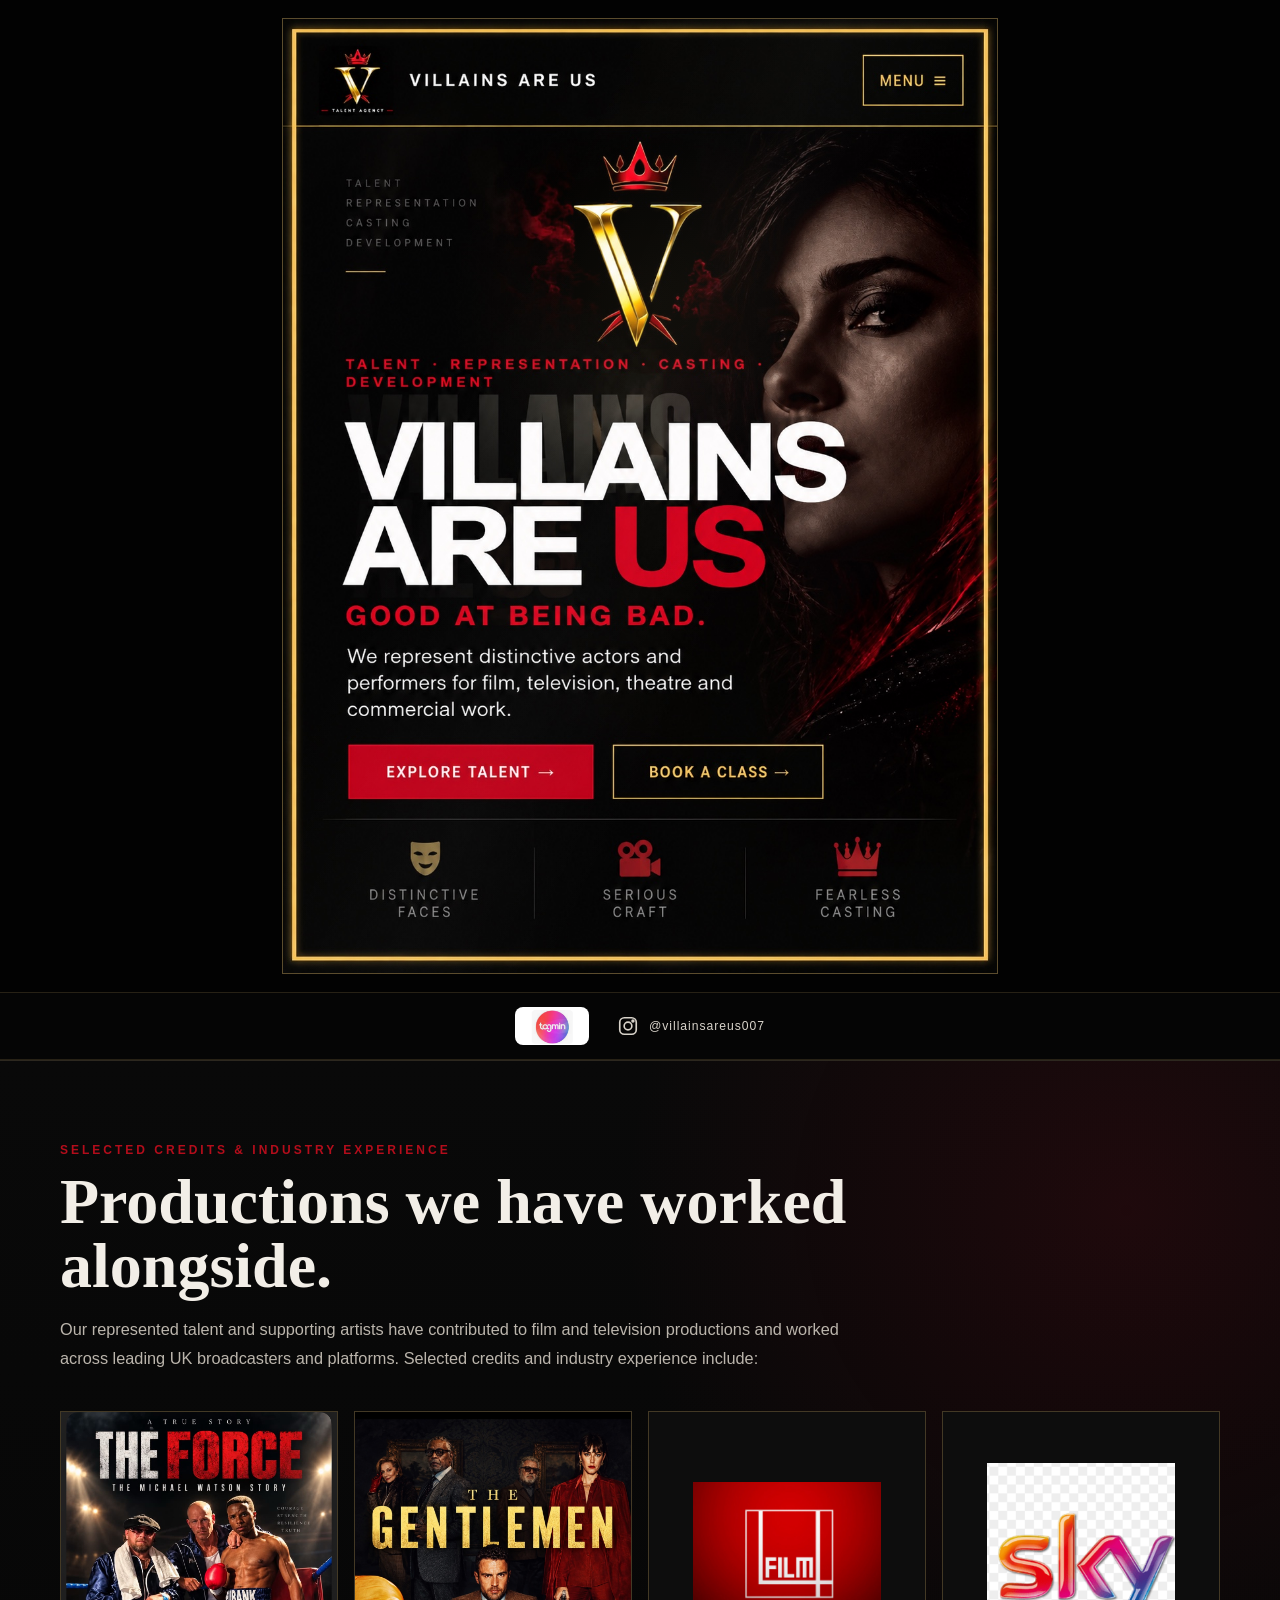
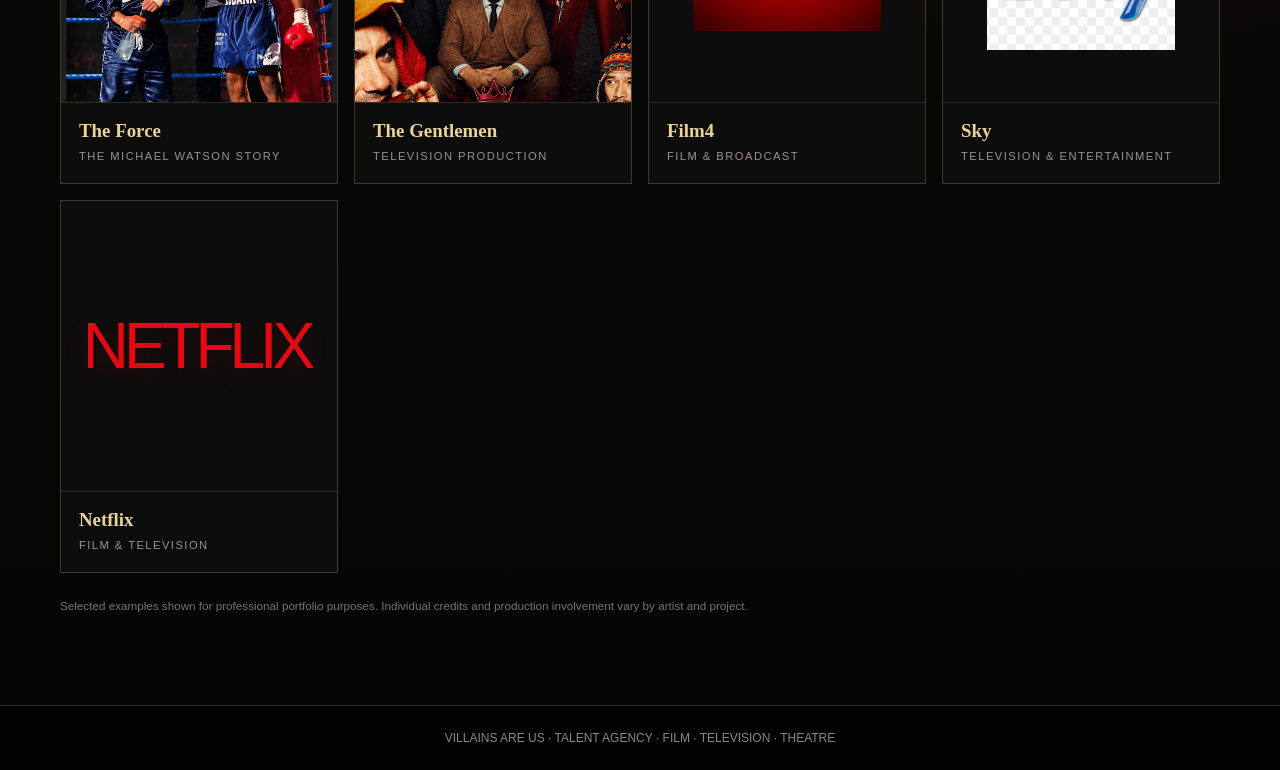
<file: index.html>
<!doctype html>
<html lang="en">
<head>
  <meta charset="utf-8">
  <meta name="viewport" content="width=device-width,initial-scale=1">
  <title>Villains Are Us | Talent Agency</title>
  <link rel="stylesheet" href="style.css">
</head>
<body class="home-poster-page">
  <main>
    <section class="home-final-hero" aria-label="Villains Are Us home page">
      <div class="home-final-stage">
        <img src="images/home-3x4-final.jpeg" alt="Villains Are Us talent agency">
        <div class="home-final-glow" aria-hidden="true"></div>

        <button class="home-menu-hotspot" type="button" aria-label="Open menu" aria-expanded="false"></button>
        <a class="home-talent-hotspot" href="talent.html" aria-label="Explore talent"></a>
        <a class="home-class-hotspot" href="classes.html" aria-label="Book a class"></a>

        <nav class="home-menu-panel" aria-label="Main navigation">
          <button class="home-menu-close" type="button" aria-label="Close menu">×</button>
          <a href="index.html">HOME</a>
          <a href="talent.html">TALENT</a>
          <a href="extras.html">TV &amp; FILM EXTRAS</a>
          <a href="classes.html">1-TO-1 CLASSES</a>
          <a href="about.html">ABOUT US</a>
          <a href="contact.html">CONTACT</a>
        </nav>
      </div>
    </section>
    <section class="home-connect-strip" aria-label="Industry tools and social media">
      <div class="home-connect-inner">
        <div class="home-connect-item tagmin-item">
          <img src="images/tagmin-talent-logo.jpeg" alt="Tagmin Talent" class="tagmin-logo">
        </div>
        <a class="home-connect-item instagram-item" href="https://www.instagram.com/villainsareus007/" target="_blank" rel="noopener" aria-label="Villains Are Us on Instagram @villainsareus007">
          <svg class="instagram-logo" viewBox="0 0 24 24" aria-hidden="true">
            <rect x="3" y="3" width="18" height="18" rx="5" ry="5"></rect>
            <circle cx="12" cy="12" r="4.2"></circle>
            <circle cx="17.4" cy="6.6" r="1"></circle>
          </svg>
          <span>@villainsareus007</span>
        </a>
      </div>
    </section>

    <section class="credits-section">
      <div class="credits-inner">
        <div class="credits-heading">
          <div class="red">SELECTED CREDITS &amp; INDUSTRY EXPERIENCE</div>
          <h2>Productions we have worked alongside.</h2>
          <p>Our represented talent and supporting artists have contributed to film and television productions and worked across leading UK broadcasters and platforms. Selected credits and industry experience include:</p>
        </div>
        <div class="credits-grid">
          <article class="credit-card credit-poster">
            <img src="images/production-the-force.jpeg" alt="The Force — The Michael Watson Story">
            <div class="credit-caption"><strong>The Force</strong><span>The Michael Watson Story</span></div>
          </article>
          <article class="credit-card credit-poster">
            <img src="images/production-the-gentlemen.jpeg" alt="The Gentlemen">
            <div class="credit-caption"><strong>The Gentlemen</strong><span>Television production</span></div>
          </article>
          <article class="credit-card credit-logo">
            <img src="images/industry-film4.jpeg" alt="Film4">
            <div class="credit-caption"><strong>Film4</strong><span>Film &amp; broadcast</span></div>
          </article>
          <article class="credit-card credit-logo">
            <img src="images/industry-sky.jpeg" alt="Sky">
            <div class="credit-caption"><strong>Sky</strong><span>Television &amp; entertainment</span></div>
          </article>
          <article class="credit-card credit-logo netflix-card">
            <div class="netflix-wordmark" role="img" aria-label="Netflix">NETFLIX</div>
            <div class="credit-caption"><strong>Netflix</strong><span>Film &amp; television</span></div>
          </article>
        </div>
        <p class="credits-note">Selected examples shown for professional portfolio purposes. Individual credits and production involvement vary by artist and project.</p>
      </div>
    </section>
  </main>

  <footer class="footer">VILLAINS ARE US · TALENT AGENCY · FILM · TELEVISION · THEATRE</footer>

  <script>
    const menuButton = document.querySelector('.home-menu-hotspot');
    const menuPanel = document.querySelector('.home-menu-panel');
    const closeButton = document.querySelector('.home-menu-close');
    function setMenu(open) {
      menuPanel.classList.toggle('open', open);
      menuButton.setAttribute('aria-expanded', open ? 'true' : 'false');
    }
    menuButton.addEventListener('click', () => setMenu(!menuPanel.classList.contains('open')));
    closeButton.addEventListener('click', () => setMenu(false));
    document.addEventListener('keydown', e => { if (e.key === 'Escape') setMenu(false); });
  </script>
</body>
</html>
</file>
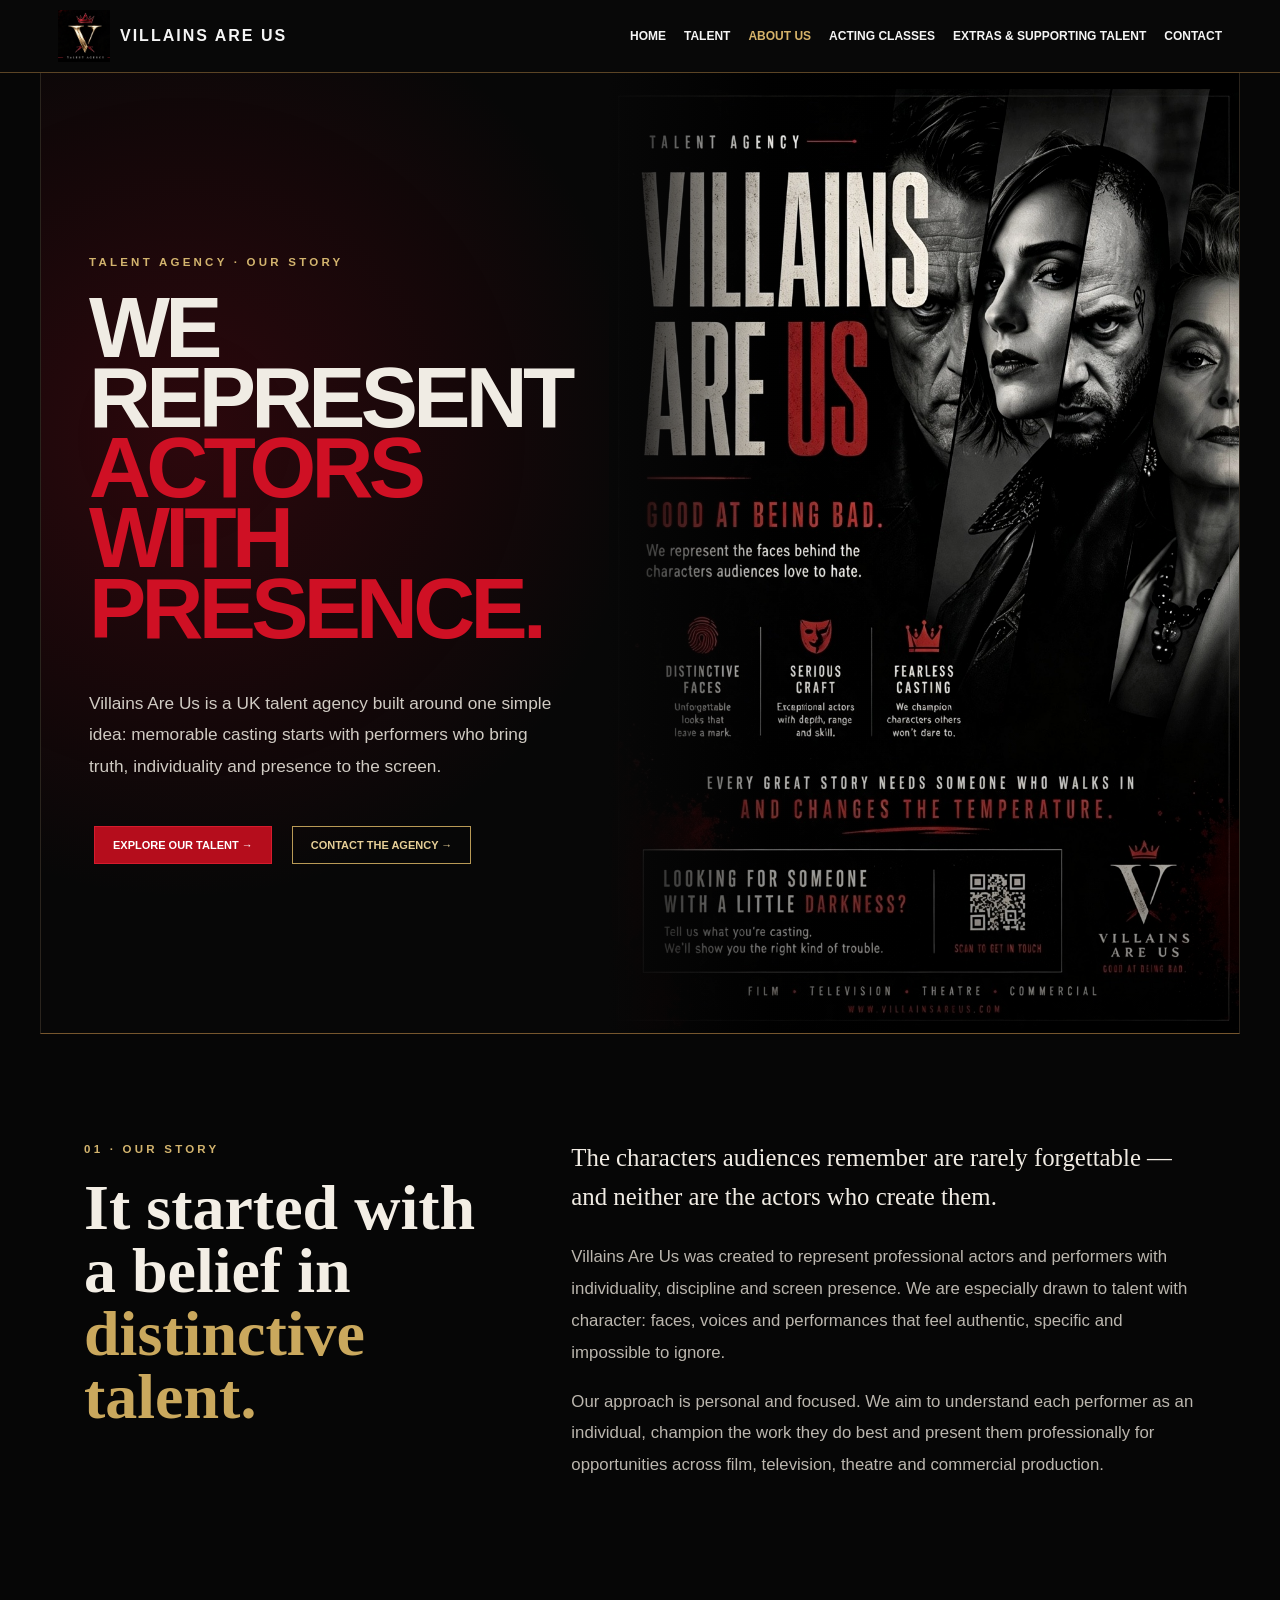
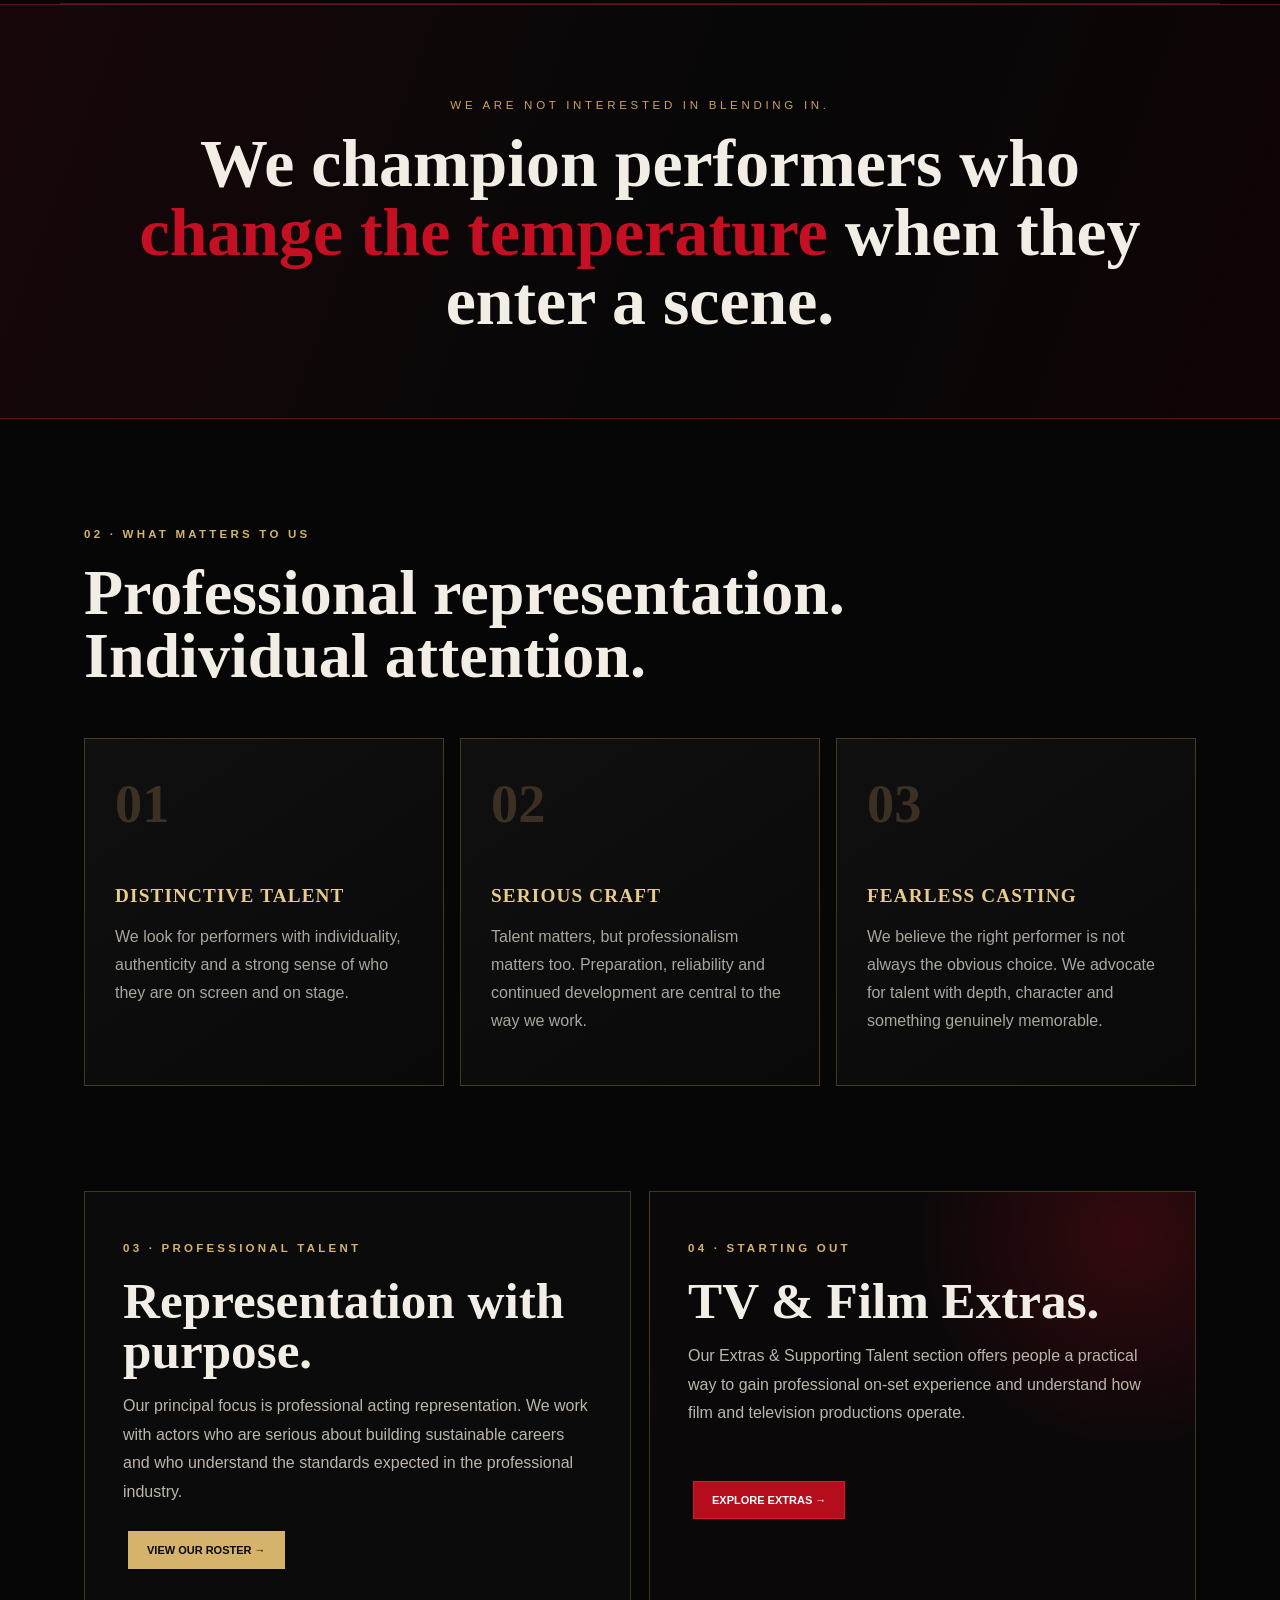
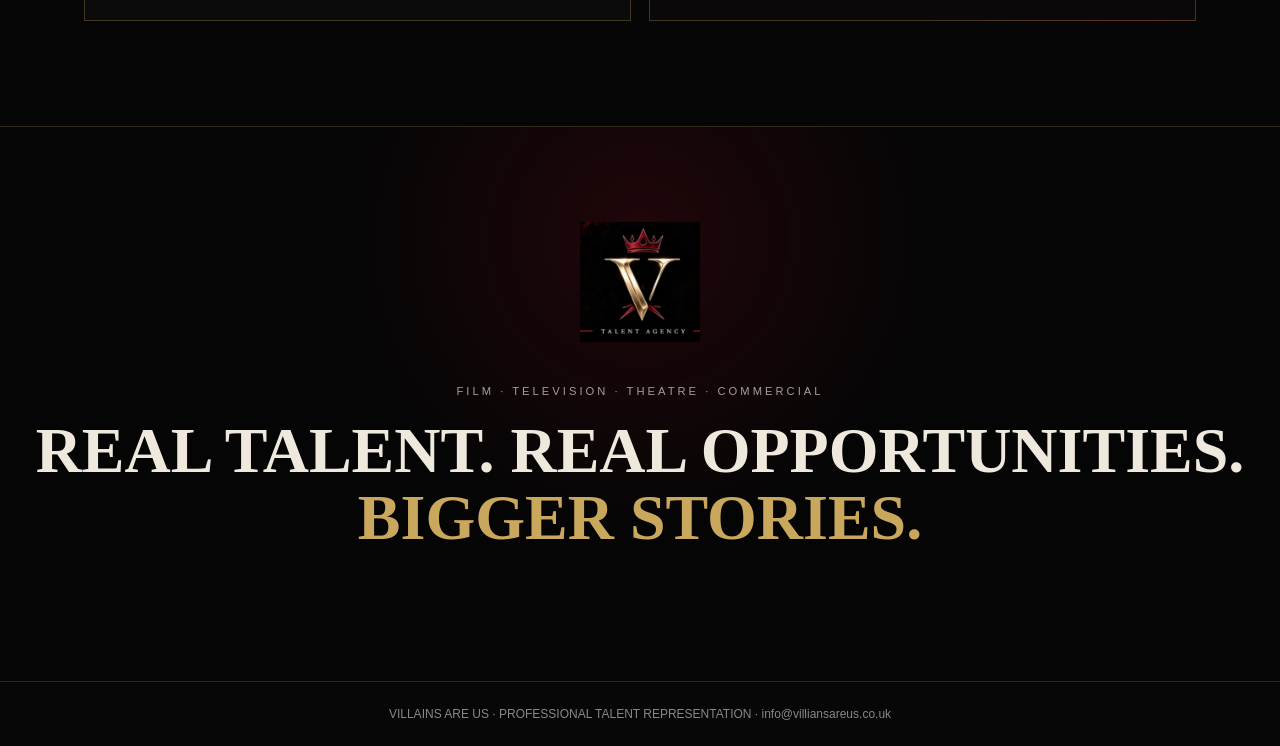
<file: about.html>
<!doctype html>
<html lang="en">
<head>
  <meta charset="utf-8">
  <meta name="viewport" content="width=device-width,initial-scale=1">
  <title>About Us | Villains Are Us</title>
  <meta name="description" content="Discover Villains Are Us, a UK talent agency representing distinctive professional actors and supporting emerging talent across film, television and theatre.">
  <link rel="stylesheet" href="style.css">
</head>
<body>
<header>
  <div class="nav">
    <a class="brand" href="index.html"><img src="images/logo.jpg" alt="Villains Are Us logo"><span>VILLAINS ARE US</span></a>
    <button class="menu" onclick="document.querySelector('.links').classList.toggle('open')">MENU ☰</button>
    <div class="links">
      <a href="index.html">HOME</a><a href="talent.html">TALENT</a><a class="active" href="about.html">ABOUT US</a><a href="classes.html">ACTING CLASSES</a><a href="extras.html">EXTRAS &amp; SUPPORTING TALENT</a><a href="contact.html">CONTACT</a>
    </div>
  </div>
</header>

<main class="about-pro">
  <section class="about-pro-hero">
    <div class="about-pro-copy">
      <div class="about-pro-kicker">TALENT AGENCY · OUR STORY</div>
      <h1>WE REPRESENT<br><span>ACTORS WITH PRESENCE.</span></h1>
      <p class="about-pro-intro">Villains Are Us is a UK talent agency built around one simple idea: memorable casting starts with performers who bring truth, individuality and presence to the screen.</p>
      <div class="about-pro-actions">
        <a class="btn redbtn" href="talent.html">EXPLORE OUR TALENT →</a>
        <a class="btn btn-outline" href="contact.html">CONTACT THE AGENCY →</a>
      </div>
    </div>
    <div class="about-pro-image" aria-label="Villains Are Us talent artwork">
      <img src="images/villains.jpg" alt="Villains Are Us cinematic talent artwork">
    </div>
  </section>

  <section class="about-story-pro">
    <div class="about-story-title">
      <span>01 · OUR STORY</span>
      <h2>It started with a belief in <em>distinctive talent.</em></h2>
    </div>
    <div class="about-story-copy">
      <p class="big">The characters audiences remember are rarely forgettable — and neither are the actors who create them.</p>
      <p>Villains Are Us was created to represent professional actors and performers with individuality, discipline and screen presence. We are especially drawn to talent with character: faces, voices and performances that feel authentic, specific and impossible to ignore.</p>
      <p>Our approach is personal and focused. We aim to understand each performer as an individual, champion the work they do best and present them professionally for opportunities across film, television, theatre and commercial production.</p>
    </div>
  </section>

  <section class="about-manifesto">
    <div class="about-manifesto-inner">
      <p>WE ARE NOT INTERESTED IN BLENDING IN.</p>
      <h2>We champion performers who <span>change the temperature</span> when they enter a scene.</h2>
    </div>
  </section>

  <section class="about-pillars-pro">
    <div class="about-pro-heading">
      <span>02 · WHAT MATTERS TO US</span>
      <h2>Professional representation.<br>Individual attention.</h2>
    </div>
    <div class="about-pillar-grid">
      <article>
        <b>01</b>
        <h3>DISTINCTIVE TALENT</h3>
        <p>We look for performers with individuality, authenticity and a strong sense of who they are on screen and on stage.</p>
      </article>
      <article>
        <b>02</b>
        <h3>SERIOUS CRAFT</h3>
        <p>Talent matters, but professionalism matters too. Preparation, reliability and continued development are central to the way we work.</p>
      </article>
      <article>
        <b>03</b>
        <h3>FEARLESS CASTING</h3>
        <p>We believe the right performer is not always the obvious choice. We advocate for talent with depth, character and something genuinely memorable.</p>
      </article>
    </div>
  </section>

  <section class="about-representation-pro">
    <div class="about-rep-card">
      <span>03 · PROFESSIONAL TALENT</span>
      <h2>Representation with purpose.</h2>
      <p>Our principal focus is professional acting representation. We work with actors who are serious about building sustainable careers and who understand the standards expected in the professional industry.</p>
      <a class="btn" href="talent.html">VIEW OUR ROSTER →</a>
    </div>
    <div class="about-rep-card extras-card-pro">
      <span>04 · STARTING OUT</span>
      <h2>TV &amp; Film Extras.</h2>
      <p>Our Extras &amp; Supporting Talent section offers people a practical way to gain professional on-set experience and understand how film and television productions operate.</p>
      <a class="btn redbtn" href="extras.html">EXPLORE EXTRAS →</a>
    </div>
  </section>

  <section class="about-quote-pro">
    <img src="images/logo.jpg" alt="Villains Are Us crowned V logo">
    <p>FILM · TELEVISION · THEATRE · COMMERCIAL</p>
    <h2>REAL TALENT. REAL OPPORTUNITIES.<br><span>BIGGER STORIES.</span></h2>
  </section>
</main>

<footer class="footer">VILLAINS ARE US · PROFESSIONAL TALENT REPRESENTATION · info@villiansareus.co.uk</footer>
</body>
</html>
</file>
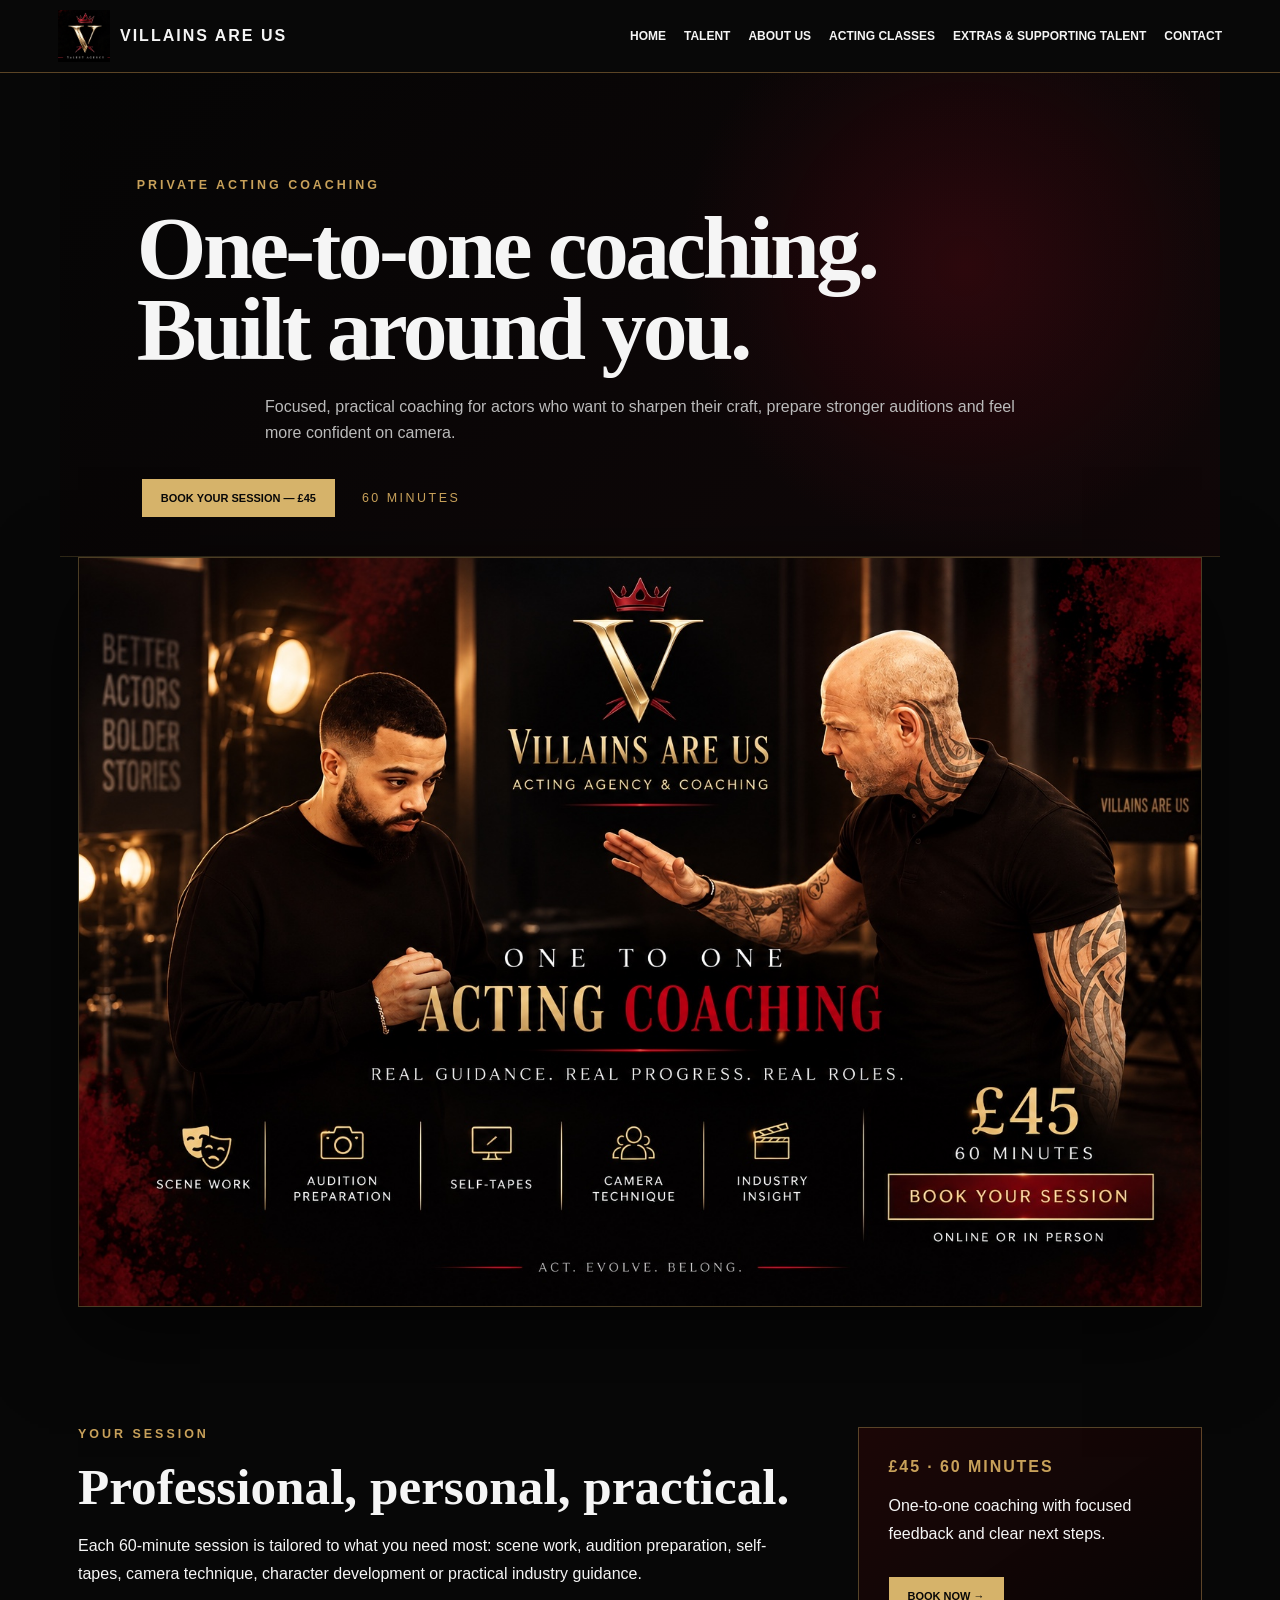
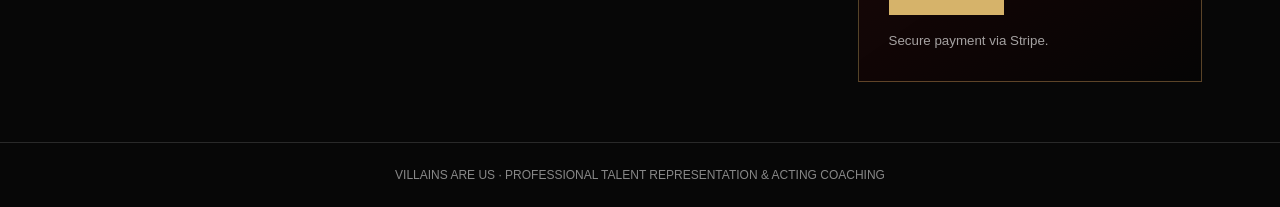
<file: classes.html>
<!doctype html>
<html><head><meta charset="utf-8"><meta name="viewport" content="width=device-width,initial-scale=1"><title>1-to-1 Acting Coaching | Villains Are Us</title><link rel="stylesheet" href="style.css"></head>
<body><header><div class="nav"><a class="brand" href="index.html"><img src="images/logo.jpg"><span>VILLAINS ARE US</span></a><button class="menu" onclick="document.querySelector('.links').classList.toggle('open')">MENU ☰</button><div class="links"><a href="index.html">HOME</a><a href="talent.html">TALENT</a><a href="about.html">ABOUT US</a><a href="classes.html">ACTING CLASSES</a><a href="extras.html">EXTRAS &amp; SUPPORTING TALENT</a><a href="contact.html">CONTACT</a></div></div></header>
<main>
<section class="section class-hero"><div class="class-kicker">PRIVATE ACTING COACHING</div><h1>One-to-one coaching.<br>Built around you.</h1><p class="lead">Focused, practical coaching for actors who want to sharpen their craft, prepare stronger auditions and feel more confident on camera.</p><div class="class-actions"><a class="btn" href="https://buy.stripe.com/00w5kF63m8C54ew5X2gbm00" target="_blank" rel="noopener">BOOK YOUR SESSION — £45</a><span class="class-price">60 MINUTES</span></div></section>
<section class="section coaching-poster-wrap"><img class="coaching-poster" src="images/classes-page-artwork.jpeg" alt="Villains Are Us one-to-one acting coaching"></section>
<section class="section coaching-details"><div><div class="class-kicker">YOUR SESSION</div><h2>Professional, personal, practical.</h2><p>Each 60-minute session is tailored to what you need most: scene work, audition preparation, self-tapes, camera technique, character development or practical industry guidance.</p></div><div class="coaching-card"><strong>£45 · 60 MINUTES</strong><p>One-to-one coaching with focused feedback and clear next steps.</p><a class="btn" href="https://buy.stripe.com/00w5kF63m8C54ew5X2gbm00" target="_blank" rel="noopener">BOOK NOW →</a><small>Secure payment via Stripe.</small></div></section>
</main><footer class="footer">VILLAINS ARE US · PROFESSIONAL TALENT REPRESENTATION &amp; ACTING COACHING</footer></body></html>
</file>
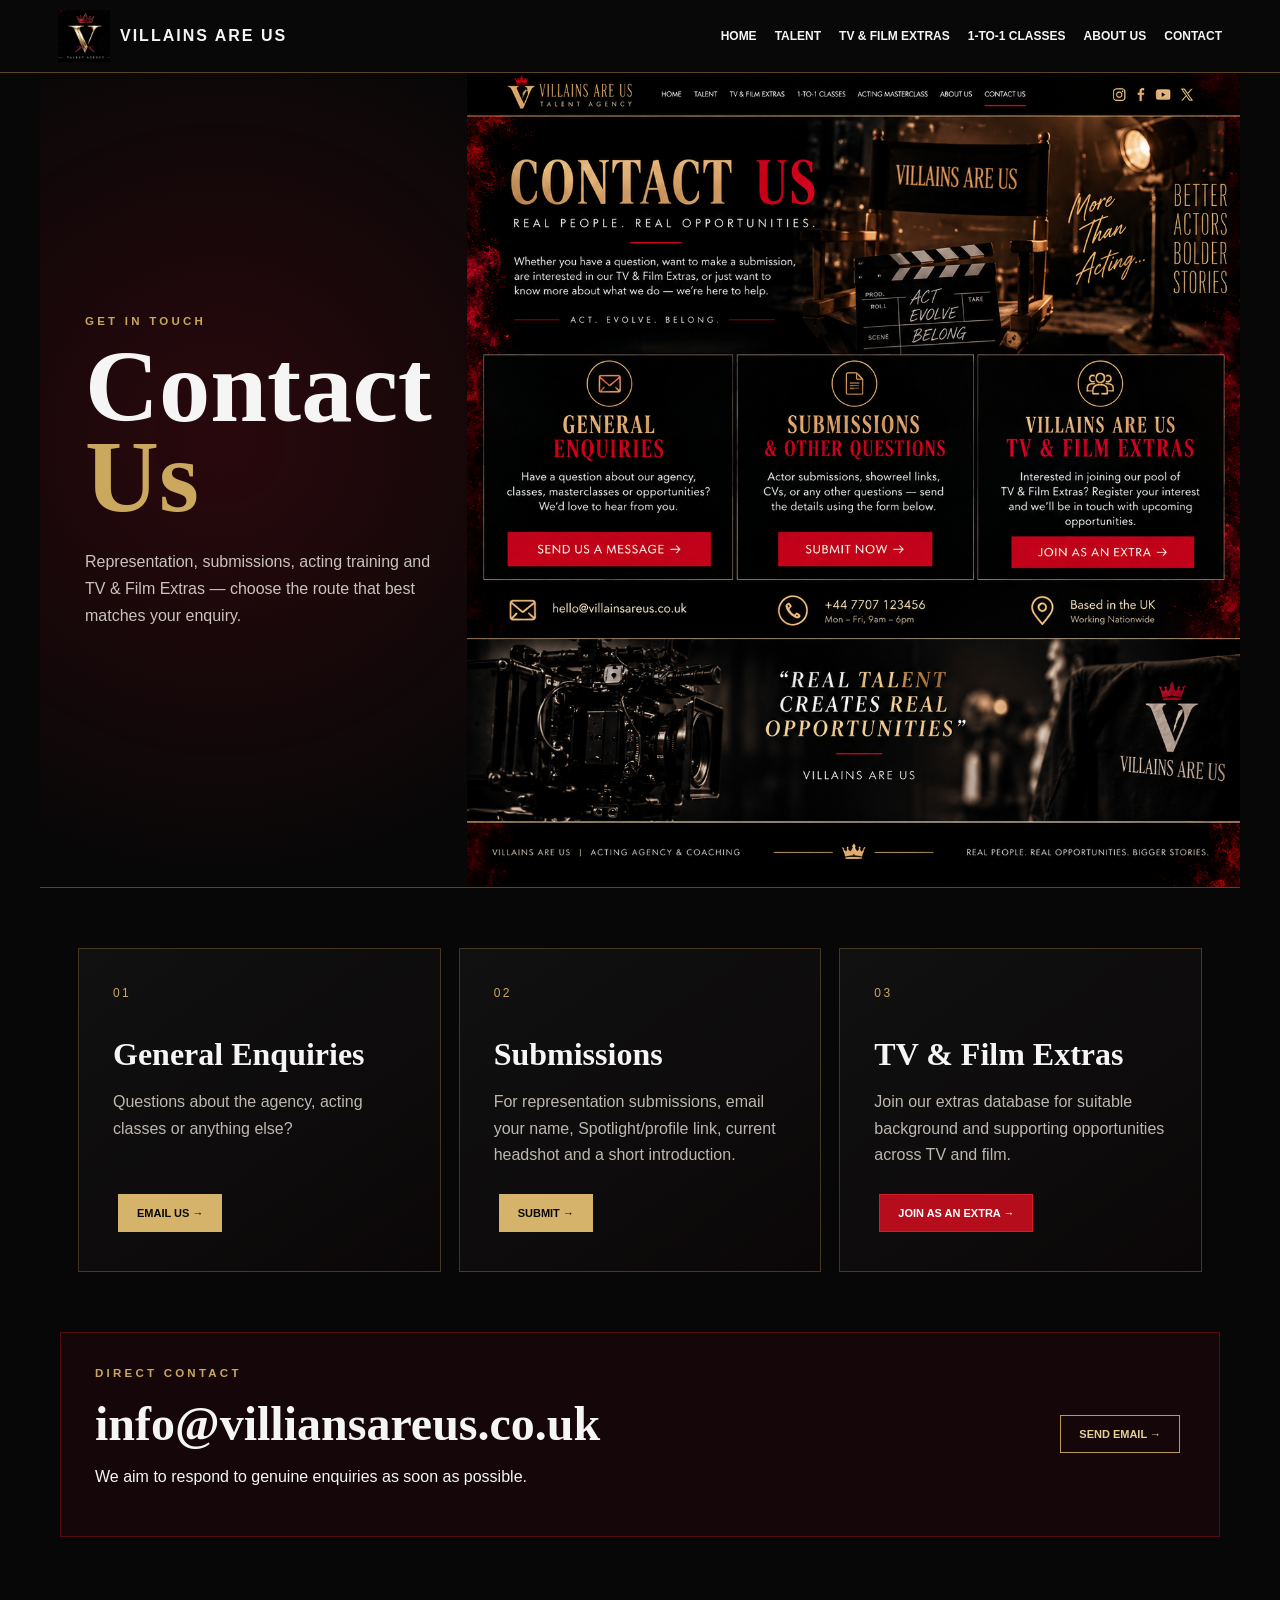
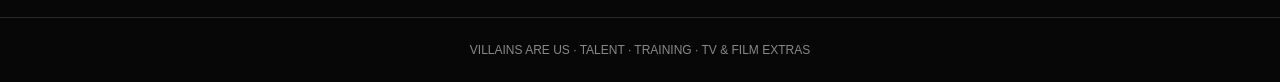
<file: contact.html>
<!doctype html>
<html lang="en"><head><meta charset="utf-8"><meta name="viewport" content="width=device-width,initial-scale=1"><title>Contact | Villains Are Us</title><link rel="stylesheet" href="style.css"></head>
<body><header><div class="nav"><a class="brand" href="index.html"><img src="images/logo.jpg" alt="Villains Are Us"><span>VILLAINS ARE US</span></a><button class="menu" onclick="document.querySelector('.links').classList.toggle('open')">MENU ☰</button><div class="links"><a href="index.html">HOME</a><a href="talent.html">TALENT</a><a href="extras.html">TV &amp; FILM EXTRAS</a><a href="classes.html">1-TO-1 CLASSES</a><a href="about.html">ABOUT US</a><a href="contact.html">CONTACT</a></div></div></header>
<main>
<section class="contact-hero"><div class="contact-copy"><div class="eyebrow">GET IN TOUCH</div><h1>Contact <span>Us</span></h1><p>Representation, submissions, acting training and TV &amp; Film Extras — choose the route that best matches your enquiry.</p></div><img src="images/contact-artwork.png" alt="Villains Are Us contact artwork"></section>
<section class="section"><div class="contact-grid">
<article><span>01</span><h2>General Enquiries</h2><p>Questions about the agency, acting classes or anything else?</p><a class="btn" href="mailto:info@villiansareus.co.uk?subject=General%20Enquiry">EMAIL US →</a></article>
<article><span>02</span><h2>Submissions</h2><p>For representation submissions, email your name, Spotlight/profile link, current headshot and a short introduction.</p><a class="btn" href="mailto:info@villiansareus.co.uk?subject=Representation%20Submission">SUBMIT →</a></article>
<article><span>03</span><h2>TV &amp; Film Extras</h2><p>Join our extras database for suitable background and supporting opportunities across TV and film.</p><a class="btn redbtn" href="extras-application.html">JOIN AS AN EXTRA →</a></article>
</div></section>
<section class="contact-direct"><div><div class="eyebrow">DIRECT CONTACT</div><h2>info@villiansareus.co.uk</h2><p>We aim to respond to genuine enquiries as soon as possible.</p></div><a class="btn btn-outline" href="mailto:info@villiansareus.co.uk">SEND EMAIL →</a></section>
</main><footer class="footer">VILLAINS ARE US · TALENT · TRAINING · TV &amp; FILM EXTRAS</footer></body></html>
</file>
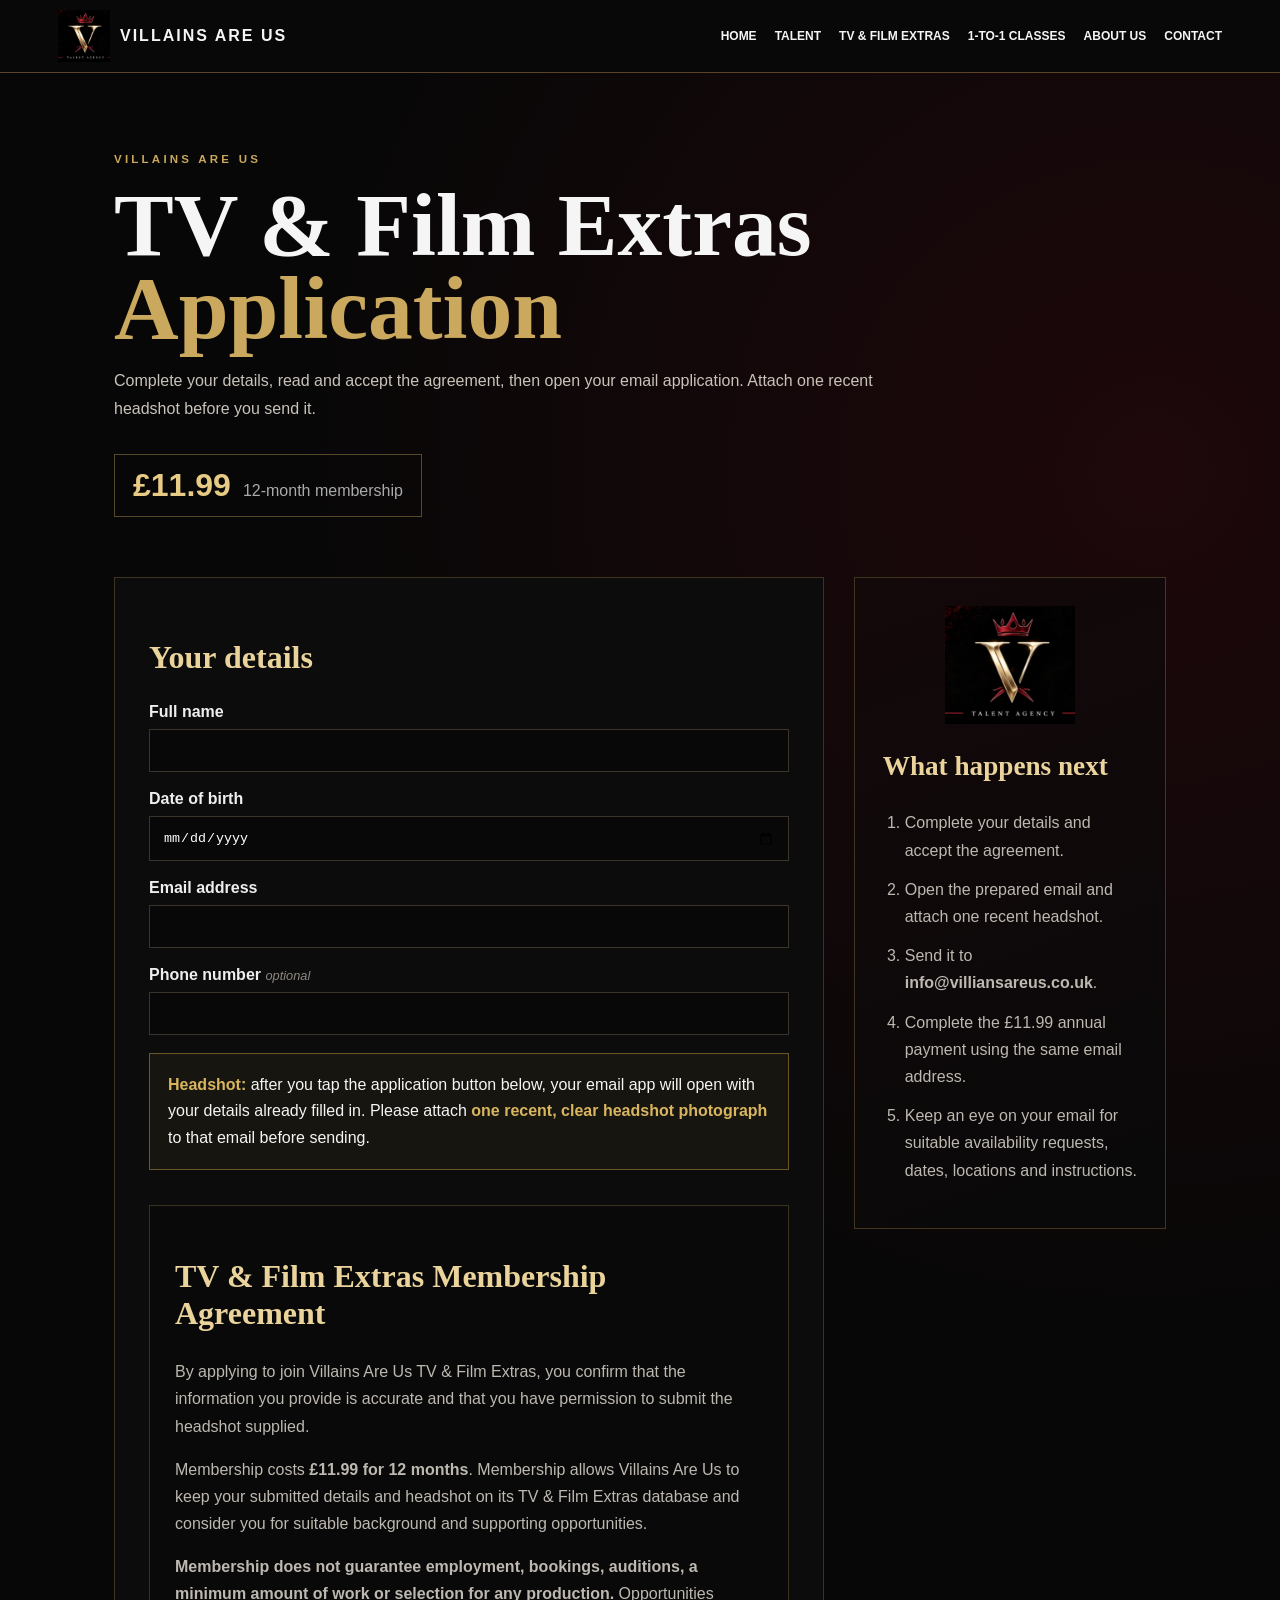
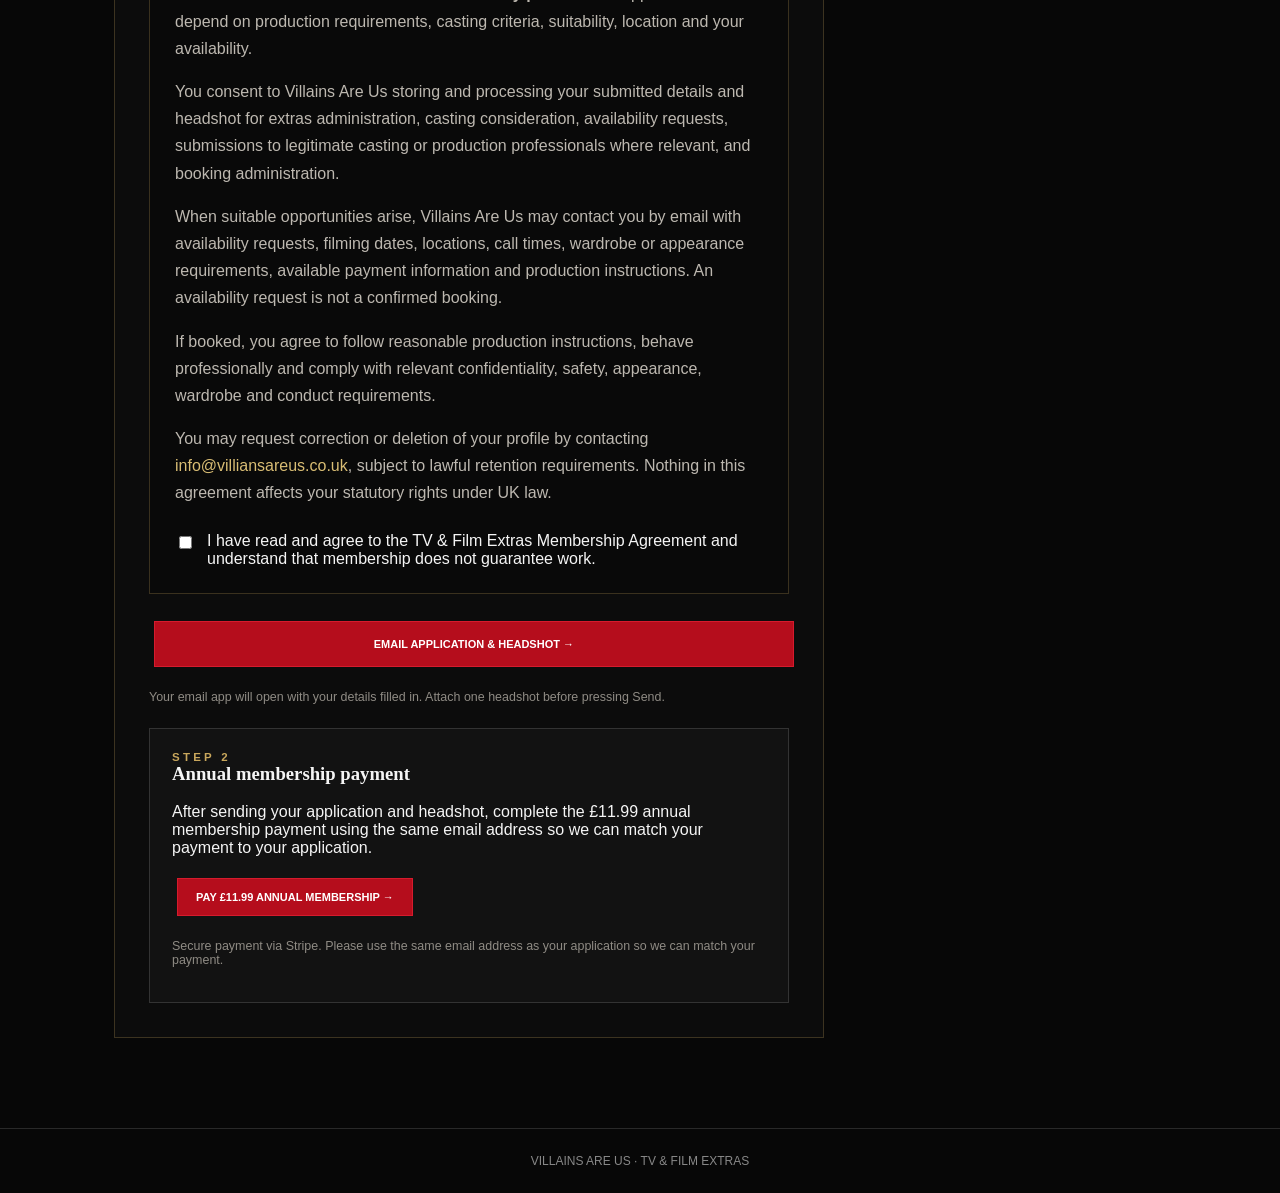
<file: extras-application.html>
<!doctype html>
<html lang="en">
<head>
<meta charset="utf-8">
<meta name="viewport" content="width=device-width,initial-scale=1">
<title>Join TV & Film Extras | Villains Are Us</title>
<link rel="stylesheet" href="style.css">
<style>
.email-flow-note{border:1px solid rgba(202,164,73,.45);background:rgba(202,164,73,.06);padding:18px;margin:18px 0;line-height:1.65}.email-flow-note strong{color:#d9b55f}.email-steps{display:grid;gap:12px;margin:18px 0}.email-step{border-left:3px solid #a80000;padding:10px 0 10px 14px}.email-step b{color:#d9b55f}.payment-panel{margin-top:24px;padding:22px;border:1px solid rgba(255,255,255,.14);background:rgba(255,255,255,.025)}.payment-panel h3{margin-top:0}.btn.disabled{opacity:.48;pointer-events:none}.attach-warning{font-size:.9rem;color:#ddd}.form-message.show{display:block}.form-message{display:none;margin-top:14px;padding:12px 14px;border:1px solid rgba(202,164,73,.35)}
</style>
</head>
<body>
<header><div class="nav"><a class="brand" href="index.html"><img src="images/logo.jpg" alt="Villains Are Us"><span>VILLAINS ARE US</span></a><button class="menu" onclick="document.querySelector('.links').classList.toggle('open')">MENU ☰</button><div class="links"><a href="index.html">HOME</a><a href="talent.html">TALENT</a><a href="extras.html">TV &amp; FILM EXTRAS</a><a href="classes.html">1-TO-1 CLASSES</a><a href="about.html">ABOUT US</a><a href="contact.html">CONTACT</a></div></div></header>

<main class="application-shell">
<section class="application-intro">
  <div class="eyebrow">VILLAINS ARE US</div>
  <h1>TV &amp; Film Extras<br><span>Application</span></h1>
  <p>Complete your details, read and accept the agreement, then open your email application. Attach one recent headshot before you send it.</p>
  <div class="membership-chip"><strong>£11.99</strong><span>12-month membership</span></div>
</section>

<section class="application-layout">
<form id="extras-email-form" class="extras-form">
  <h2>Your details</h2>
  <label>Full name<input id="full_name" name="full_name" type="text" maxlength="120" required></label>
  <label>Date of birth<input id="date_of_birth" name="date_of_birth" type="date" required></label>
  <label>Email address<input id="email" name="email" type="email" maxlength="254" required></label>
  <label>Phone number <em>optional</em><input id="phone" name="phone" type="tel" maxlength="40"></label>

  <div class="email-flow-note">
    <strong>Headshot:</strong> after you tap the application button below, your email app will open with your details already filled in. Please attach <strong>one recent, clear headshot photograph</strong> to that email before sending.
  </div>

  <div class="agreement-box">
    <h2>TV &amp; Film Extras Membership Agreement</h2>
    <p>By applying to join Villains Are Us TV &amp; Film Extras, you confirm that the information you provide is accurate and that you have permission to submit the headshot supplied.</p>
    <p>Membership costs <strong>£11.99 for 12 months</strong>. Membership allows Villains Are Us to keep your submitted details and headshot on its TV &amp; Film Extras database and consider you for suitable background and supporting opportunities.</p>
    <p><strong>Membership does not guarantee employment, bookings, auditions, a minimum amount of work or selection for any production.</strong> Opportunities depend on production requirements, casting criteria, suitability, location and your availability.</p>
    <p>You consent to Villains Are Us storing and processing your submitted details and headshot for extras administration, casting consideration, availability requests, submissions to legitimate casting or production professionals where relevant, and booking administration.</p>
    <p>When suitable opportunities arise, Villains Are Us may contact you by email with availability requests, filming dates, locations, call times, wardrobe or appearance requirements, available payment information and production instructions. An availability request is not a confirmed booking.</p>
    <p>If booked, you agree to follow reasonable production instructions, behave professionally and comply with relevant confidentiality, safety, appearance, wardrobe and conduct requirements.</p>
    <p>You may request correction or deletion of your profile by contacting <a href="mailto:info@villiansareus.co.uk">info@villiansareus.co.uk</a>, subject to lawful retention requirements. Nothing in this agreement affects your statutory rights under UK law.</p>
    <label class="check"><input id="agreement_accepted" name="agreement_accepted" type="checkbox" required><span>I have read and agree to the TV &amp; Film Extras Membership Agreement and understand that membership does not guarantee work.</span></label>
  </div>

  <div id="form-message" class="form-message" role="alert" aria-live="polite"></div>
  <button class="btn redbtn pay-submit" type="submit">EMAIL APPLICATION &amp; HEADSHOT →</button>
  <p class="small-note">Your email app will open with your details filled in. Attach one headshot before pressing Send.</p>

  <div class="payment-panel">
    <div class="eyebrow">STEP 2</div>
    <h3>Annual membership payment</h3>
    <p>After sending your application and headshot, complete the £11.99 annual membership payment using the same email address so we can match your payment to your application.</p>
    <a id="extras-payment-button" class="btn redbtn" href="https://buy.stripe.com/bJe7sNdvO19DaCUfxCgbm01" target="_blank" rel="noopener">PAY £11.99 ANNUAL MEMBERSHIP →</a>
    <p class="small-note">Secure payment via Stripe. Please use the same email address as your application so we can match your payment.</p>
  </div>
</form>

<aside class="application-aside">
  <img src="images/logo.jpg" alt="Villains Are Us">
  <h3>What happens next</h3>
  <ol>
    <li>Complete your details and accept the agreement.</li>
    <li>Open the prepared email and attach one recent headshot.</li>
    <li>Send it to <strong>info@villiansareus.co.uk</strong>.</li>
    <li>Complete the £11.99 annual payment using the same email address.</li>
    <li>Keep an eye on your email for suitable availability requests, dates, locations and instructions.</li>
  </ol>
</aside>
</section>
</main>
<footer class="footer">VILLAINS ARE US · TV &amp; FILM EXTRAS</footer>

<script>
const form=document.getElementById('extras-email-form');
const msg=document.getElementById('form-message');
form.addEventListener('submit',(e)=>{
  e.preventDefault();
  if(!form.reportValidity()) return;
  if(!document.getElementById('agreement_accepted').checked){
    msg.textContent='Please read and accept the membership agreement before continuing.';
    msg.classList.add('show');
    return;
  }
  const name=document.getElementById('full_name').value.trim();
  const dob=document.getElementById('date_of_birth').value.trim();
  const email=document.getElementById('email').value.trim();
  const phone=document.getElementById('phone').value.trim() || 'Not provided';
  const subject=`TV & Film Extras Application — ${name}`;
  const body=`TV & FILM EXTRAS APPLICATION

Full name: ${name}
Date of birth: ${dob}
Email: ${email}
Phone: ${phone}

AGREEMENT
I confirm that I have read and agree to the Villains Are Us TV & Film Extras Membership Agreement. I understand that membership costs £11.99 for 12 months and does not guarantee work or bookings.

HEADSHOT
Please attach one recent headshot photograph to this email before sending.

I understand that Villains Are Us may contact me by email with availability requests, dates, locations, call times and production instructions.`;
  msg.textContent='Your email app is opening. Please attach one recent headshot before you send the email.';
  msg.classList.add('show');
  window.location.href=`mailto:info@villiansareus.co.uk?subject=${encodeURIComponent(subject)}&body=${encodeURIComponent(body)}`;
});
</script>
</body>
</html>
</file>
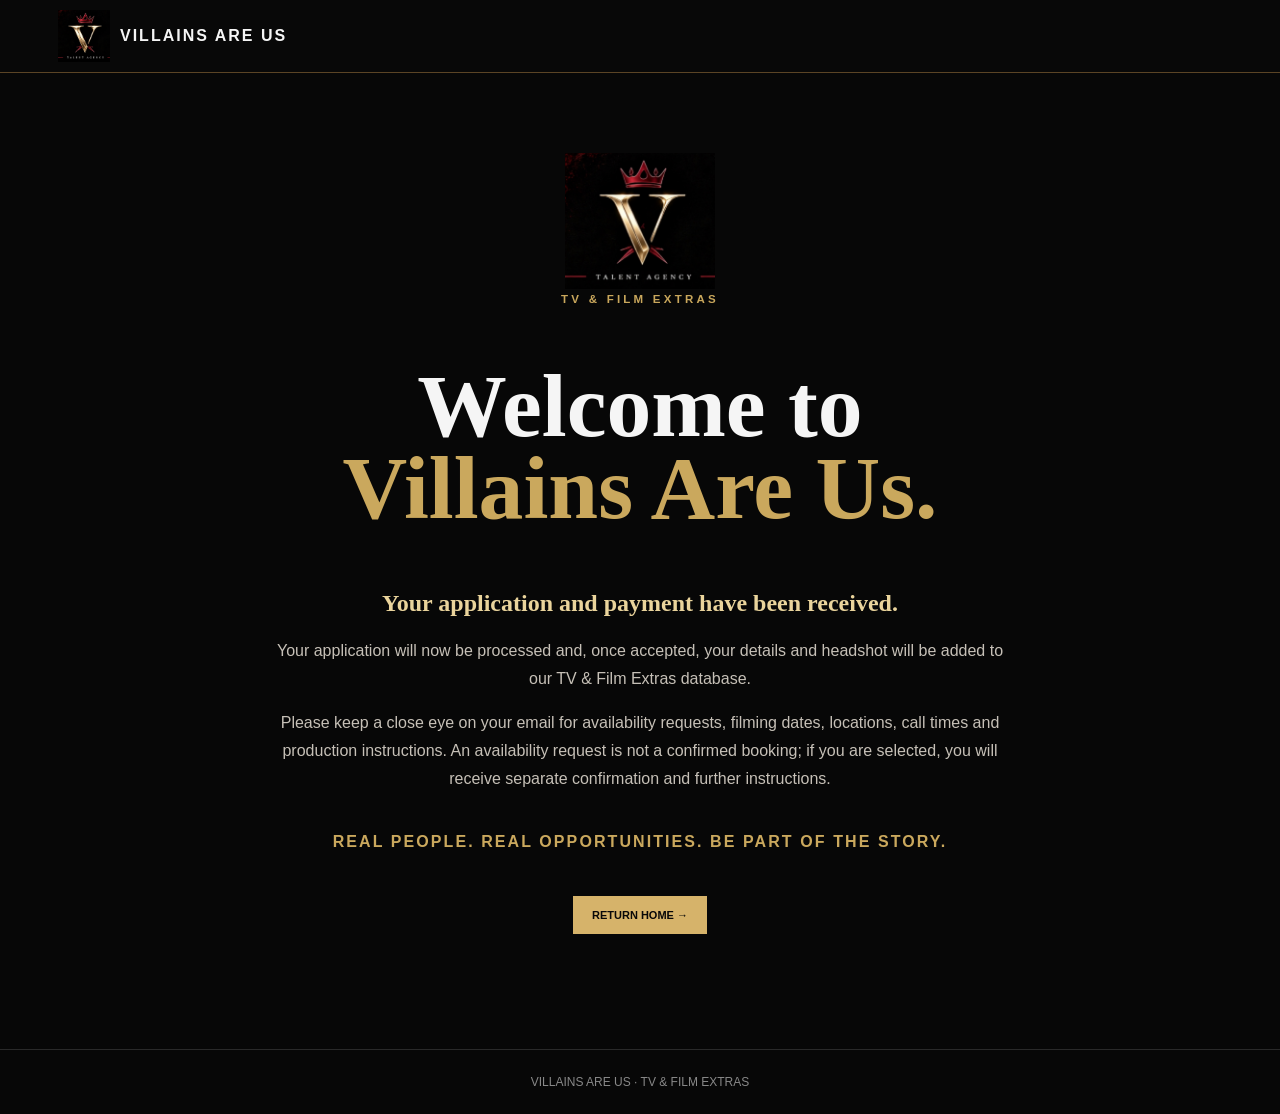
<file: extras-confirmation.html>
<!doctype html><html lang="en"><head><meta charset="utf-8"><meta name="viewport" content="width=device-width,initial-scale=1"><title>Application Received | Villains Are Us</title><link rel="stylesheet" href="style.css"></head><body><header><div class="nav"><a class="brand" href="index.html"><img src="images/logo.jpg" alt="Villains Are Us"><span>VILLAINS ARE US</span></a></div></header><main class="confirmation"><img src="images/logo.jpg" alt="Villains Are Us"><div class="eyebrow">TV &amp; FILM EXTRAS</div><h1>Welcome to<br><span>Villains Are Us.</span></h1><h2>Your application and payment have been received.</h2><p>Your application will now be processed and, once accepted, your details and headshot will be added to our TV &amp; Film Extras database.</p><p>Please keep a close eye on your email for availability requests, filming dates, locations, call times and production instructions. An availability request is not a confirmed booking; if you are selected, you will receive separate confirmation and further instructions.</p><p class="confirmation-tag">REAL PEOPLE. REAL OPPORTUNITIES. BE PART OF THE STORY.</p><a class="btn" href="index.html">RETURN HOME →</a></main><footer class="footer">VILLAINS ARE US · TV &amp; FILM EXTRAS</footer></body></html>
</file>
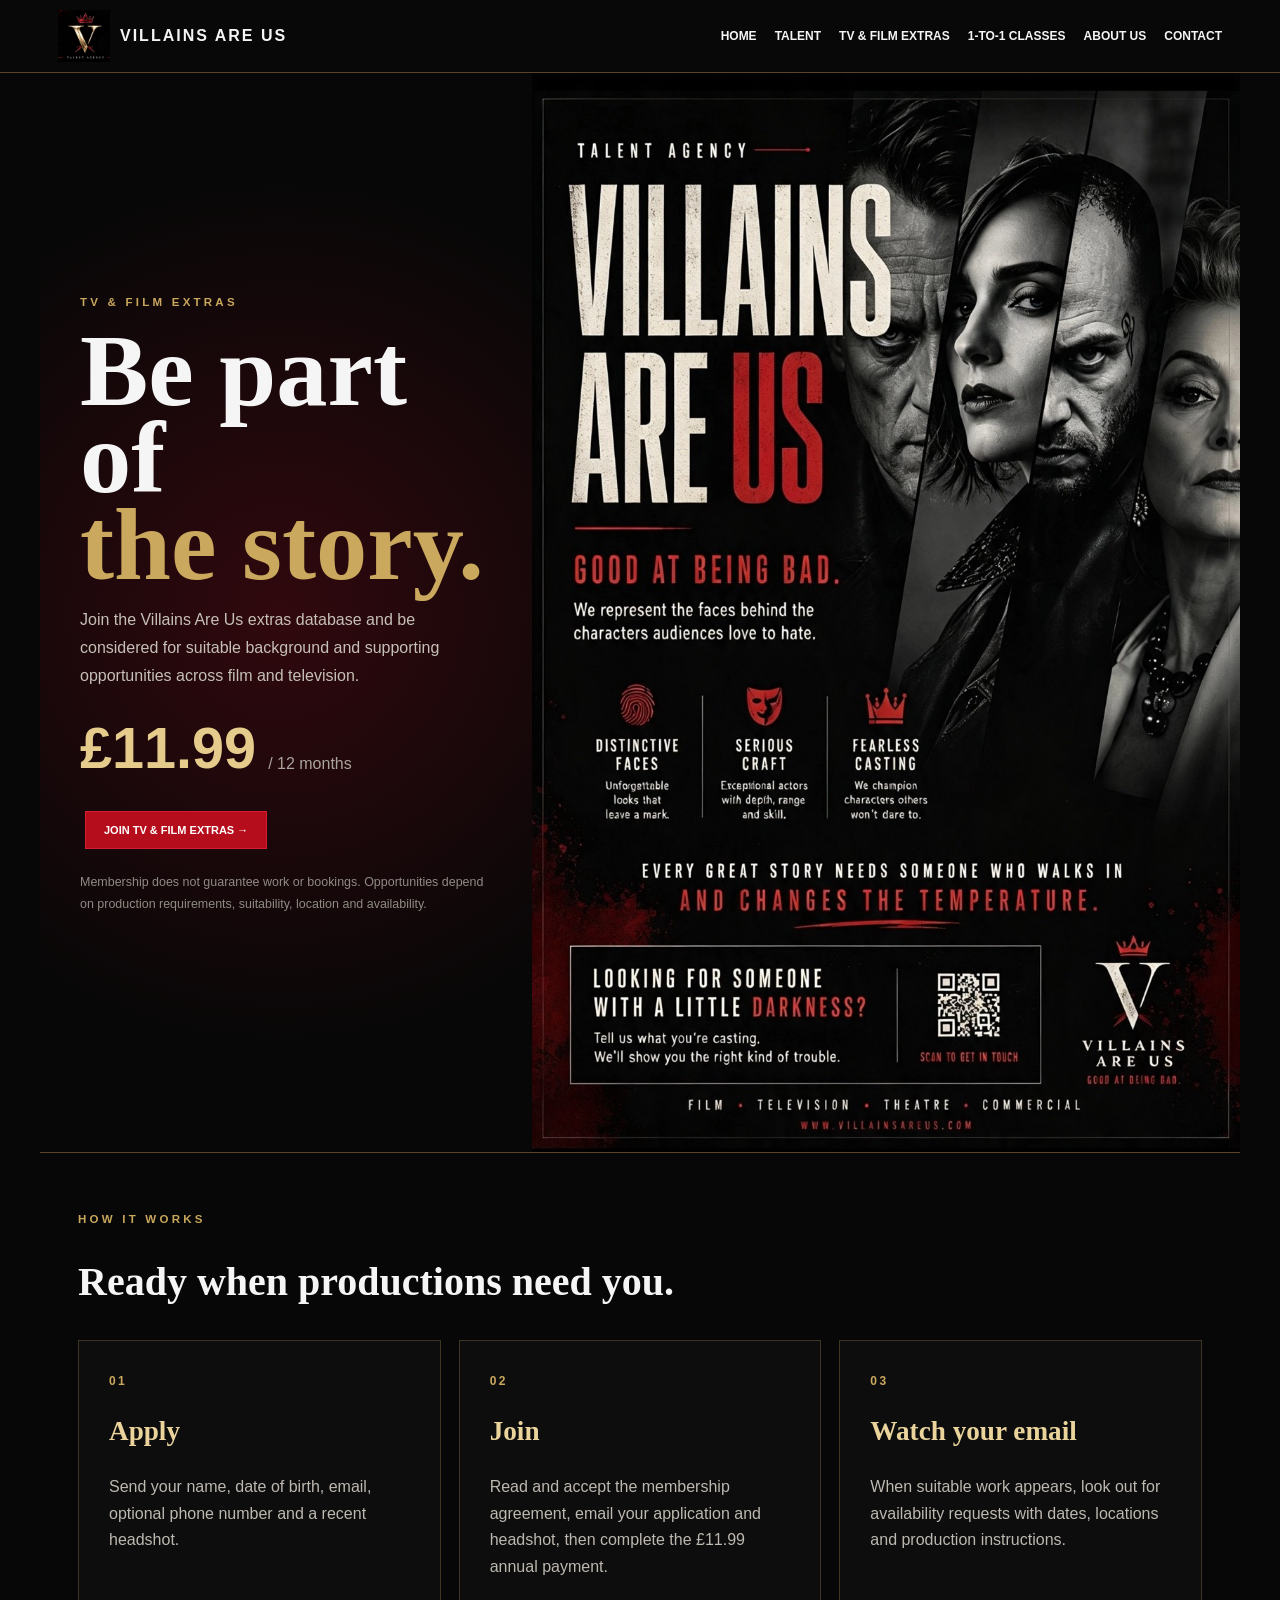
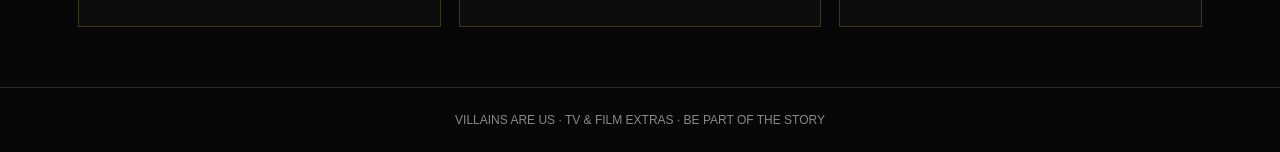
<file: extras.html>
<!doctype html>
<html lang="en"><head><meta charset="utf-8"><meta name="viewport" content="width=device-width,initial-scale=1"><title>TV & Film Extras | Villains Are Us</title><link rel="stylesheet" href="style.css"></head>
<body><header><div class="nav"><a class="brand" href="index.html"><img src="images/logo.jpg" alt="Villains Are Us"><span>VILLAINS ARE US</span></a><button class="menu" onclick="document.querySelector('.links').classList.toggle('open')">MENU ☰</button><div class="links"><a href="index.html">HOME</a><a href="talent.html">TALENT</a><a href="extras.html">TV &amp; FILM EXTRAS</a><a href="classes.html">1-TO-1 CLASSES</a><a href="about.html">ABOUT US</a><a href="contact.html">CONTACT</a></div></div></header>
<main>
<section class="extras-hero"><div><div class="eyebrow">TV &amp; FILM EXTRAS</div><h1>Be part of<br><span>the story.</span></h1><p>Join the Villains Are Us extras database and be considered for suitable background and supporting opportunities across film and television.</p><div class="extras-price"><strong>£11.99</strong><span>/ 12 months</span></div><a class="btn redbtn" href="extras-application.html">JOIN TV &amp; FILM EXTRAS →</a><p class="small-note">Membership does not guarantee work or bookings. Opportunities depend on production requirements, suitability, location and availability.</p></div><img src="images/villains.jpg" alt="Villains Are Us TV and Film Extras"></section>
<section class="section"><div class="eyebrow">HOW IT WORKS</div><h2>Ready when productions need you.</h2><div class="extras-steps"><article><b>01</b><h3>Apply</h3><p>Send your name, date of birth, email, optional phone number and a recent headshot.</p></article><article><b>02</b><h3>Join</h3><p>Read and accept the membership agreement, email your application and headshot, then complete the £11.99 annual payment.</p></article><article><b>03</b><h3>Watch your email</h3><p>When suitable work appears, look out for availability requests with dates, locations and production instructions.</p></article></div></section>
</main><footer class="footer">VILLAINS ARE US · TV &amp; FILM EXTRAS · BE PART OF THE STORY</footer></body></html>
</file>
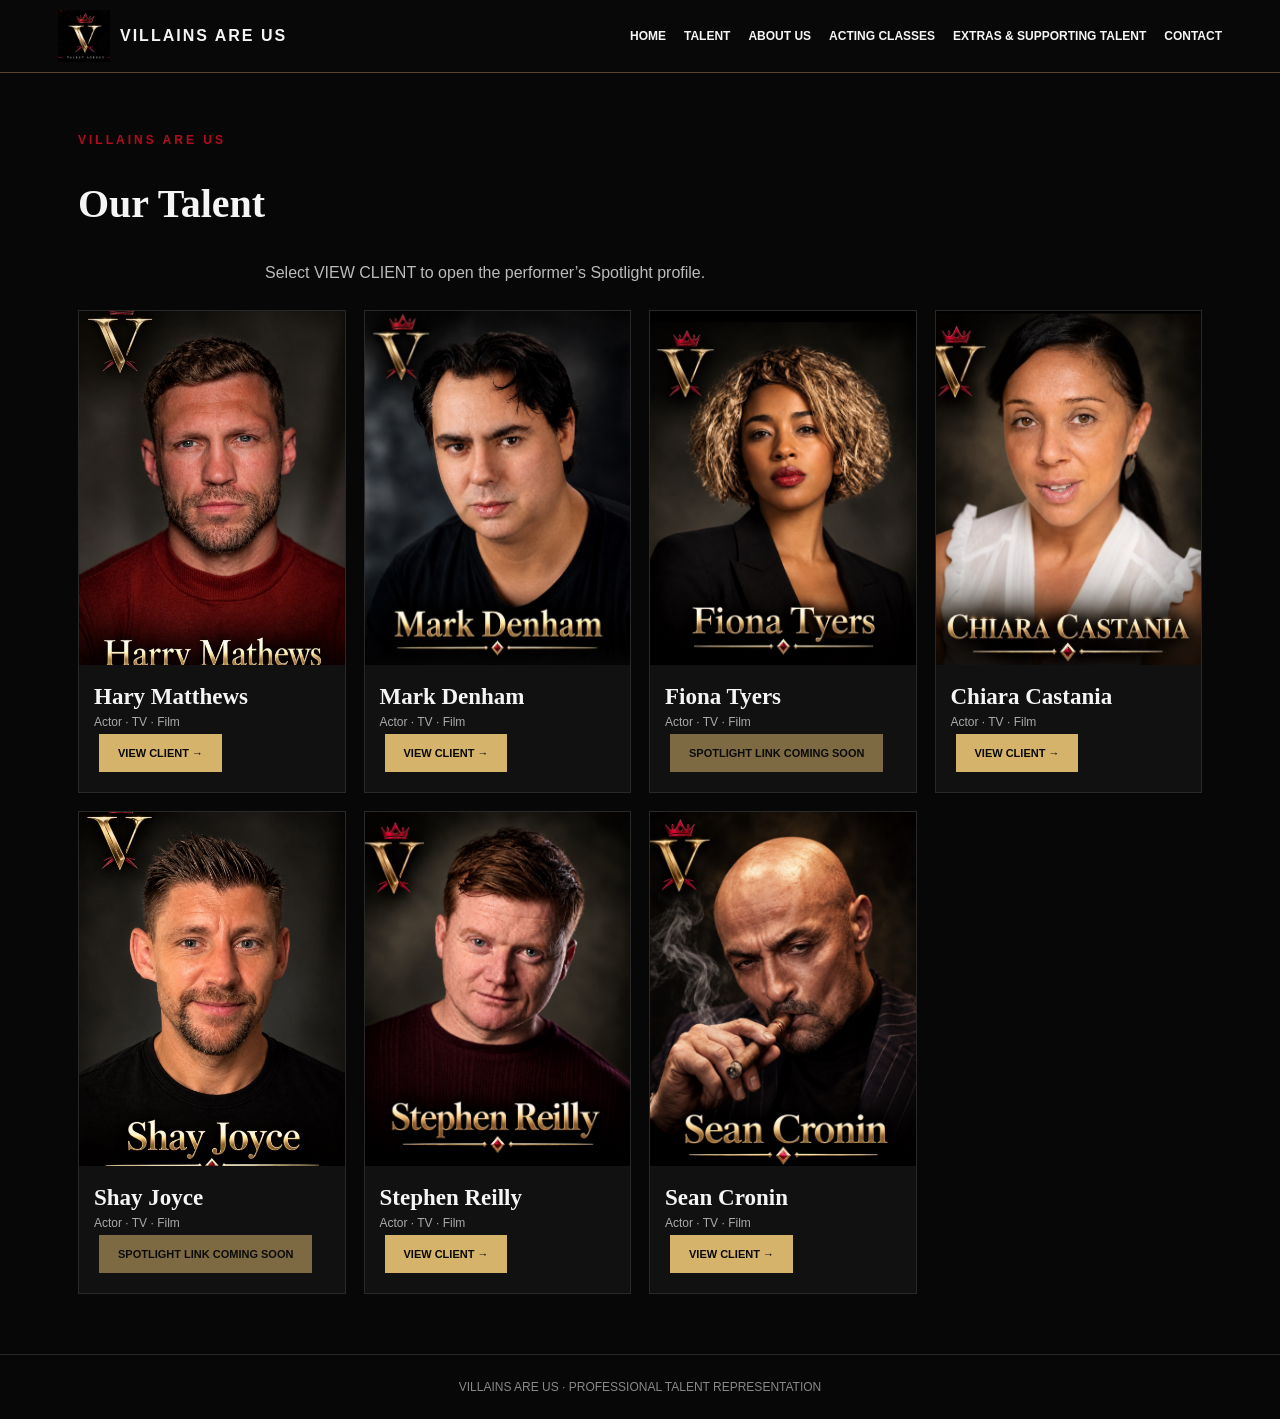
<file: talent.html>
<!doctype html><html><head><meta charset="utf-8"><meta name="viewport" content="width=device-width,initial-scale=1"><title>Talent | Villains Are Us</title><link rel="stylesheet" href="style.css"></head><body><header><div class="nav"><a class="brand" href="index.html"><img src="images/logo.jpg"><span>VILLAINS ARE US</span></a><button class="menu" onclick="document.querySelector('.links').classList.toggle('open')">MENU ☰</button><div class="links"><a href="index.html">HOME</a><a href="talent.html">TALENT</a><a href="about.html">ABOUT US</a><a href="classes.html">ACTING CLASSES</a><a href="extras.html">EXTRAS &amp; SUPPORTING TALENT</a><a href="contact.html">CONTACT</a></div></div></header><section class="section"><div class="red">VILLAINS ARE US</div><h1>Our Talent</h1><p class="lead">Select VIEW CLIENT to open the performer’s Spotlight profile.</p><div class="talent-grid"><article class="talent-card"><img src="images/hary-matthews.jpg" alt="Hary Matthews"><div class="talent-body"><h3>Hary Matthews</h3><div class="meta">Actor · TV · Film</div><a class="btn" href="https://app.spotlight.com/9170-0165-9756" target="_blank" rel="noopener">VIEW CLIENT →</a></div></article><article class="talent-card"><img src="images/mark-denham.jpg" alt="Mark Denham"><div class="talent-body"><h3>Mark Denham</h3><div class="meta">Actor · TV · Film</div><a class="btn" href="https://app.spotlight.com/9615-5616-6964" target="_blank" rel="noopener">VIEW CLIENT →</a></div></article><article class="talent-card"><img src="images/fiona-tyers.jpg" alt="Fiona Tyers"><div class="talent-body"><h3>Fiona Tyers</h3><div class="meta">Actor · TV · Film</div><span class="btn" style="opacity:.55;cursor:default">SPOTLIGHT LINK COMING SOON</span></div></article><article class="talent-card"><img src="images/chiara-castania.jpg" alt="Chiara Castania"><div class="talent-body"><h3>Chiara Castania</h3><div class="meta">Actor · TV · Film</div><a class="btn" href="https://app.spotlight.com/3570-8971-1408" target="_blank" rel="noopener">VIEW CLIENT →</a></div></article><article class="talent-card"><img src="images/shay-joyce.jpg" alt="Shay Joyce"><div class="talent-body"><h3>Shay Joyce</h3><div class="meta">Actor · TV · Film</div><span class="btn" style="opacity:.55;cursor:default">SPOTLIGHT LINK COMING SOON</span></div></article><article class="talent-card"><img src="images/stephen-reilly.jpg" alt="Stephen Reilly"><div class="talent-body"><h3>Stephen Reilly</h3><div class="meta">Actor · TV · Film</div><a class="btn" href="https://app.spotlight.com/9012-5618-5214" target="_blank" rel="noopener">VIEW CLIENT →</a></div></article><article class="talent-card"><img src="images/sean-cronin.jpeg" alt="Sean Cronin"><div class="talent-body"><h3>Sean Cronin</h3><div class="meta">Actor · TV · Film</div><a class="btn" href="https://app.spotlight.com/3213-1278-1897" target="_blank" rel="noopener">VIEW CLIENT →</a></div></article></div></section><footer class="footer">VILLAINS ARE US · PROFESSIONAL TALENT REPRESENTATION</footer></body></html>
</file>
<file: style.css>
*{box-sizing:border-box}body{margin:0;background:#070707;color:#f5f5f5;font-family:Arial,sans-serif}a{color:inherit;text-decoration:none}header{position:sticky;top:0;background:#080808;z-index:9;border-bottom:1px solid #5b4425}.nav{max-width:1200px;margin:auto;padding:10px 18px;display:flex;align-items:center;justify-content:space-between}.brand{display:flex;align-items:center;gap:10px;font-weight:bold;letter-spacing:2px}.brand img{width:52px;height:52px;object-fit:cover}.links{display:flex;gap:18px;font-size:12px;font-weight:bold}.menu{display:none;background:none;border:1px solid #d6b36a;color:#d6b36a;padding:10px}.hero{min-height:72vh;text-align:center;display:grid;place-items:center;padding:50px 18px;background:radial-gradient(circle,#36090d,#080808 55%)}.hero img{width:min(260px,65vw)}h1,h2,h3{font-family:Georgia,serif}.hero h1{font-size:clamp(42px,8vw,76px);margin:10px}.hero p,.lead{color:#bbb;max-width:750px;margin:12px auto 24px;line-height:1.6}.red{color:#b30d1b;font-weight:bold;letter-spacing:3px;font-size:12px}.btn{display:inline-block;background:#d6b36a;color:#080808;border:1px solid #d6b36a;padding:12px 18px;margin:5px;font-weight:bold;font-size:11px}.section{max-width:1160px;margin:auto;padding:60px 18px}.section h1,.section h2{font-size:40px}.cards{display:grid;grid-template-columns:repeat(3,1fr);gap:18px}.card,.talent-card{background:#111;border:1px solid #292929;padding:22px}.talent-grid{display:grid;grid-template-columns:repeat(4,1fr);gap:18px}.talent-card{padding:0;overflow:hidden}.talent-card img{width:100%;aspect-ratio:3/4;object-fit:cover}.talent-body{padding:15px}.talent-body h3{font-size:23px;margin:0 0 5px}.meta{color:#aaa;font-size:12px}.extras{background:#19080a;border-top:1px solid #702128;padding:38px 18px;text-align:center}.footer{text-align:center;padding:25px;color:#888;border-top:1px solid #292929;font-size:12px}@media(max-width:850px){.menu{display:block}.links{display:none;position:absolute;left:0;right:0;top:73px;background:#080808;padding:20px;flex-direction:column}.links.open{display:flex}.cards{grid-template-columns:1fr}.talent-grid{grid-template-columns:repeat(2,1fr)}}@media(max-width:500px){.brand span{font-size:12px}.section{padding:45px 14px}.section h1,.section h2{font-size:33px}.talent-grid{gap:10px}.talent-body{padding:10px}.talent-card .btn{width:100%;margin:10px 0 0;text-align:center;padding:10px 3px}}

/* ABOUT PAGE */
.about-hero{min-height:72vh;display:flex;align-items:center;padding:90px 6%;background:
radial-gradient(circle at 78% 42%,rgba(137,13,25,.20),transparent 32%),
linear-gradient(135deg,#050505 0%,#0c0b0b 58%,#160608 100%);border-bottom:1px solid rgba(211,173,93,.2)}
.about-hero-inner{width:min(1180px,100%);margin:auto;display:grid;grid-template-columns:1.25fr .75fr;gap:70px;align-items:center}
.about-hero h1{font-size:clamp(3.4rem,7vw,7rem);line-height:.88;margin:.15em 0 .28em;letter-spacing:-.04em}
.about-hero h1 span,.about-story h2 span{color:#caa85d}
.about-lead{max-width:690px;font-size:1.18rem;line-height:1.75;color:#d5d1ca;margin-bottom:30px}
.about-mark{display:flex;justify-content:center;position:relative}
.about-mark:before{content:"";position:absolute;inset:8%;border:1px solid rgba(211,173,93,.25);transform:rotate(4deg)}
.about-mark img{width:min(360px,100%);position:relative;box-shadow:0 25px 70px rgba(0,0,0,.55)}
.about-story{padding:110px 6%;background:#080808}
.about-story-grid{width:min(1180px,100%);margin:auto;display:grid;grid-template-columns:.8fr 1.2fr;gap:90px}
.about-story h2,.about-values h2,.about-pathway h2,.about-cta h2{font-size:clamp(2.5rem,5vw,4.8rem);line-height:1;letter-spacing:-.03em;margin:.2em 0}
.about-copy{font-size:1.08rem;line-height:1.9;color:#d2cec7}
.about-copy p:first-child{font-size:1.35rem;color:#fff}
.about-values{padding:105px 6%;background:linear-gradient(180deg,#0d0d0d,#070707)}
.section-heading{width:min(1180px,100%);margin:0 auto 55px}
.section-heading p{max-width:650px;color:#bbb5ac;font-size:1.08rem}
.values-grid{width:min(1180px,100%);margin:auto;display:grid;grid-template-columns:repeat(3,1fr);gap:18px}
.values-grid article{padding:38px 30px;min-height:280px;border:1px solid rgba(211,173,93,.22);background:linear-gradient(145deg,rgba(255,255,255,.035),rgba(255,255,255,.01))}
.values-grid span{font-size:.78rem;color:#c9a75c;letter-spacing:.18em}
.values-grid h3{font-size:1.45rem;margin:55px 0 15px;color:#f2e3bb}
.values-grid p{color:#bdb8b0;line-height:1.7}
.about-pathway{padding:100px 6%;background:linear-gradient(110deg,#180508,#090909 58%);border-top:1px solid rgba(159,18,36,.35);border-bottom:1px solid rgba(159,18,36,.35)}
.pathway-inner{width:min(1180px,100%);margin:auto;display:grid;grid-template-columns:1fr auto;gap:70px;align-items:end}
.pathway-inner p{max-width:780px;color:#c9c3ba;line-height:1.8}
.about-cta{text-align:center;padding:120px 6%;background:#050505}
.about-cta p{color:#bdb8b0;margin:20px auto 32px}
.cta-row{display:flex;gap:14px;justify-content:center;flex-wrap:wrap}
.btn-outline{background:transparent!important;border:1px solid #b99a56!important;color:#e6cf97!important}
.eyebrow{font-size:.72rem;letter-spacing:.28em;color:#c9a75c;font-weight:700}
@media(max-width:850px){
.about-hero{min-height:auto;padding:70px 22px}
.about-hero-inner,.about-story-grid,.pathway-inner{grid-template-columns:1fr;gap:42px}
.about-mark{max-width:260px;margin:auto}
.about-story,.about-values,.about-pathway,.about-cta{padding:75px 22px}
.values-grid{grid-template-columns:1fr}
.values-grid article{min-height:auto}
.pathway-inner{align-items:start}
}

/* 1-TO-1 CLASSES */
.class-hero{padding:105px 6%;background:radial-gradient(circle at 78% 40%,rgba(145,12,30,.24),transparent 30%),linear-gradient(135deg,#050505,#100708);border-bottom:1px solid rgba(202,168,93,.22)}
.class-hero-inner{width:min(1180px,100%);margin:auto;display:grid;grid-template-columns:1.25fr .75fr;gap:65px;align-items:center}
.class-hero h1{font-size:clamp(3.5rem,7vw,6.8rem);line-height:.9;letter-spacing:-.04em;margin:.18em 0 .28em}.class-hero h1 span{color:#caa85d}
.class-feature{padding:42px;border:1px solid rgba(202,168,93,.35);background:linear-gradient(145deg,rgba(255,255,255,.045),rgba(110,8,21,.12));box-shadow:0 30px 80px rgba(0,0,0,.4)}
.class-feature h3{font-size:2.6rem;line-height:1.05;color:#ead49c;margin:25px 0 15px}.class-feature p{color:#c7c0b6;line-height:1.7}.class-kicker{font-size:.7rem;letter-spacing:.2em;color:#bd9b54}
.class-intro,.class-topics{padding:100px 6%;background:#080808}.class-topics{background:#0d0d0d}
.class-topics .values-grid{grid-template-columns:repeat(3,1fr)}.class-topics .values-grid article{min-height:265px}
.booking-section{padding:110px 6%;background:linear-gradient(120deg,#170508,#060606 60%)}
.booking-card{width:min(1100px,100%);margin:auto;display:grid;grid-template-columns:1fr .8fr;gap:70px;align-items:center}
.booking-card h2{font-size:clamp(2.8rem,5vw,4.8rem);margin:.2em 0}.booking-card>div:first-child>p{color:#c7c0b6;line-height:1.8}
.payment-placeholder{padding:38px;border:1px solid rgba(202,168,93,.35);background:#0b0b0b}.payment-label{font-size:.7rem;letter-spacing:.22em;color:#caa85d}.payment-placeholder h3{font-size:1.7rem;color:#f0dfb5}.price-note{color:#ddd}.small-note{font-size:.78rem!important;color:#8f8b84!important;margin-top:18px}.booking-email a{color:#d5b56c}.disabled-pay{display:inline-block;margin-top:12px}
@media(max-width:850px){.class-hero{padding:75px 22px}.class-hero-inner,.booking-card{grid-template-columns:1fr;gap:40px}.class-intro,.class-topics,.booking-section{padding:75px 22px}.class-topics .values-grid{grid-template-columns:1fr}.class-feature{padding:30px}.class-cta{justify-content:flex-start}}

/* POLISHED BOOKING DETAILS */
.booking-price{margin:22px 0 18px;padding:18px 0;border-top:1px solid rgba(202,168,93,.22);border-bottom:1px solid rgba(202,168,93,.22)}
.booking-price strong{font-size:3.4rem;line-height:1;color:#e8cf8d}.booking-price span{color:#aaa49a;font-size:1rem}
.booking-benefits{list-style:none;padding:0;margin:22px 0 28px}.booking-benefits li{position:relative;padding:9px 0 9px 25px;color:#d0cbc2;line-height:1.45}
.booking-benefits li:before{content:"✓";position:absolute;left:0;color:#caa85d;font-weight:700}
.payment-placeholder .btn{width:100%;text-align:center;padding:15px 18px}

/* 1-to-1 acting coaching */
.class-hero{padding-bottom:34px}.class-kicker{color:#c8a15a;font-size:.78rem;letter-spacing:.24em;font-weight:700;margin-bottom:16px}.class-hero h1{max-width:900px}.class-actions{display:flex;align-items:center;gap:22px;flex-wrap:wrap;margin-top:28px}.class-price{font-size:.78rem;letter-spacing:.2em;color:#c8a15a}.coaching-poster-wrap{padding-top:0}.coaching-poster{display:block;width:100%;max-width:1400px;margin:0 auto;border:1px solid rgba(200,161,90,.35);box-shadow:0 30px 80px rgba(0,0,0,.55)}.coaching-details{display:grid;grid-template-columns:1.35fr .65fr;gap:64px;align-items:start}.coaching-details h2{font-size:clamp(2rem,4vw,4rem);margin:.2em 0}.coaching-details p{max-width:720px;line-height:1.8}.coaching-card{border:1px solid rgba(200,161,90,.4);padding:30px;background:linear-gradient(145deg,rgba(120,0,0,.18),rgba(0,0,0,.25))}.coaching-card strong{display:block;color:#c8a15a;letter-spacing:.12em;margin-bottom:10px}.coaching-card .btn{margin:12px 0 16px}.coaching-card small{display:block;opacity:.65;line-height:1.5}@media(max-width:850px){.coaching-details{grid-template-columns:1fr;gap:28px}.coaching-poster-wrap{padding-left:0;padding-right:0}.coaching-poster{border-left:0;border-right:0}.class-hero{padding-bottom:24px}}
/* CINEMATIC HOME REFRESH */
.redbtn{background:#b50d1c!important;border-color:#d61b2d!important;color:#fff!important}.home-cinematic{max-width:1200px;margin:auto;min-height:610px;display:grid;grid-template-columns:.82fr 1.18fr;align-items:stretch;border-bottom:1px solid #7c5b2e;background:radial-gradient(circle at 80% 35%,#2c080c 0,#080808 48%);overflow:hidden}.home-copy{padding:75px 30px 65px 42px;display:flex;flex-direction:column;justify-content:center;z-index:2}.home-copy h1{font-family:Arial Black,Arial,sans-serif;font-size:clamp(64px,8vw,116px);line-height:.78;letter-spacing:-.07em;margin:24px 0 18px;color:#f2eee7}.home-copy h1 span{color:#d00e22}.home-copy h3{font-family:Arial,sans-serif;color:#d00e22;letter-spacing:.12em;margin:0 0 16px}.home-copy p{max-width:480px;color:#d0cbc3;line-height:1.7}.home-art{min-height:610px;position:relative;background:#080808}.home-art img{width:100%;height:100%;object-fit:cover;object-position:center;filter:saturate(.9) contrast(1.05)}.home-art:after{content:"";position:absolute;inset:0;background:linear-gradient(90deg,#080808 0,transparent 28%),linear-gradient(0deg,rgba(0,0,0,.45),transparent 45%);pointer-events:none}.service-strip{max-width:1200px;margin:auto;display:grid;grid-template-columns:repeat(6,1fr);border-bottom:1px solid #604824}.service-strip a{padding:25px 12px;text-align:center;border-right:1px solid #30291f;background:#090909}.service-strip b{display:block;color:#e4c77f;font-size:12px;letter-spacing:.05em}.service-strip span{display:block;color:#888;font-size:10px;margin-top:7px}.featured-grid{display:grid;grid-template-columns:repeat(4,1fr);gap:14px}.featured-grid article{background:#0c0c0c;border:1px solid #3b3020;text-align:center}.featured-grid img{display:block;width:100%;aspect-ratio:4/5;object-fit:cover}.featured-grid h3{font-size:18px;margin:12px 8px 14px;color:#e8d4a1}
@media(max-width:850px){.home-cinematic{display:block;min-height:0;position:relative}.home-art{position:absolute;inset:0;min-height:0;opacity:.78}.home-art img{object-position:center top}.home-art:after{background:linear-gradient(90deg,#070707 0,rgba(7,7,7,.78) 42%,rgba(7,7,7,.12)),linear-gradient(0deg,#070707 0,transparent 35%)}.home-copy{position:relative;min-height:700px;padding:80px 22px 60px;justify-content:center}.home-copy h1{font-size:clamp(62px,20vw,94px);max-width:340px}.home-copy p{max-width:300px}.service-strip{grid-template-columns:repeat(2,1fr)}.featured-grid{grid-template-columns:repeat(2,1fr)}}

/* CONTACT + EXTRAS APPLICATION */
.contact-hero{max-width:1200px;margin:auto;display:grid;grid-template-columns:.7fr 1.3fr;min-height:590px;align-items:center;background:radial-gradient(circle at 15% 45%,rgba(145,12,30,.25),transparent 40%),#070707;border-bottom:1px solid #5b4425;overflow:hidden}.contact-copy{padding:60px 35px 60px 45px}.contact-copy h1{font-size:clamp(4rem,8vw,7rem);line-height:.88;margin:.15em 0 .25em}.contact-copy h1 span,.extras-hero h1 span,.application-intro h1 span,.confirmation h1 span{color:#caa85d}.contact-copy p{color:#c9c3ba;line-height:1.7}.contact-hero>img{width:100%;height:100%;object-fit:cover}.contact-grid{display:grid;grid-template-columns:repeat(3,1fr);gap:18px}.contact-grid article{padding:34px;background:linear-gradient(145deg,#111,#0b0708);border:1px solid rgba(202,168,93,.28)}.contact-grid article>span,.extras-steps b{color:#caa85d;font-size:.75rem;letter-spacing:.2em}.contact-grid h2{font-size:2rem;margin:35px 0 12px}.contact-grid p{color:#bdb8b0;line-height:1.65;min-height:84px}.contact-direct{max-width:1160px;margin:0 auto 80px;padding:34px;display:flex;justify-content:space-between;align-items:center;gap:25px;background:#150709;border:1px solid rgba(181,13,28,.4)}.contact-direct h2{margin:.35em 0;font-size:clamp(1.6rem,4vw,3rem)}
.extras-hero{max-width:1200px;margin:auto;display:grid;grid-template-columns:.82fr 1.18fr;align-items:center;min-height:650px;background:radial-gradient(circle at 20% 50%,rgba(145,12,30,.3),transparent 40%),#070707;border-bottom:1px solid #5b4425}.extras-hero>div{padding:70px 40px}.extras-hero h1{font-size:clamp(4rem,8vw,7.4rem);line-height:.85;margin:.18em 0}.extras-hero p{color:#c6c0b7;line-height:1.75}.extras-hero>img{width:100%;height:100%;min-height:650px;object-fit:cover}.extras-price{display:flex;align-items:end;gap:12px;margin:25px 0}.extras-price strong{font-size:3.6rem;color:#e6cc8c}.extras-price span{color:#aaa49a;padding-bottom:8px}.extras-steps{display:grid;grid-template-columns:repeat(3,1fr);gap:18px;margin-top:35px}.extras-steps article{padding:30px;border:1px solid rgba(202,168,93,.25);background:#0d0d0d}.extras-steps h3{font-size:1.7rem;color:#ead49c}.extras-steps p{color:#bdb8b0;line-height:1.65}
.application-shell{background:radial-gradient(circle at 90% 15%,rgba(145,12,30,.17),transparent 35%),#070707;min-height:100vh}.application-intro{max-width:1100px;margin:auto;padding:80px 24px 35px}.application-intro h1{font-size:clamp(3.3rem,7vw,6rem);line-height:.93;margin:.2em 0}.application-intro p{max-width:760px;color:#c9c3ba;line-height:1.75}.membership-chip{display:inline-flex;align-items:baseline;gap:12px;border:1px solid rgba(202,168,93,.4);padding:12px 18px;margin-top:15px}.membership-chip strong{font-size:2rem;color:#e7ca84}.membership-chip span{color:#aaa}.application-layout{max-width:1100px;margin:auto;padding:25px 24px 90px;display:grid;grid-template-columns:1.25fr .55fr;gap:30px}.extras-form{background:#0c0c0c;border:1px solid rgba(202,168,93,.25);padding:34px}.extras-form h2{font-size:2rem;color:#ead49c}.extras-form>label{display:block;margin:18px 0;color:#eee;font-weight:700}.extras-form label em{color:#8e8980;font-weight:400;font-size:.8rem}.extras-form input[type=text],.extras-form input[type=date],.extras-form input[type=email],.extras-form input[type=tel],.extras-form input[type=file]{display:block;width:100%;margin-top:8px;padding:13px;background:#080808;border:1px solid #3b342a;color:#fff}.extras-form small{display:block;color:#888;margin-top:6px;font-weight:400}.agreement-box{margin:35px 0 22px;padding:25px;border:1px solid rgba(202,168,93,.25);background:#090909}.agreement-box p{color:#bdb8b0;line-height:1.7}.agreement-box a{color:#d9bd74}.check{display:flex!important;gap:12px;align-items:flex-start;margin-top:25px!important}.check input{margin-top:4px}.pay-submit{width:100%;padding:16px}.form-message{display:none;margin:15px 0;padding:12px;background:#26090e;border:1px solid #7e1a27;color:#f1d6da}.form-message.show{display:block}.application-aside{align-self:start;position:sticky;top:100px;padding:28px;border:1px solid rgba(202,168,93,.28);background:linear-gradient(160deg,#13080a,#090909)}.application-aside img{width:130px;display:block;margin:0 auto 24px}.application-aside h3{font-size:1.7rem;color:#ead49c}.application-aside ol{padding-left:22px;color:#bdb8b0;line-height:1.7}.application-aside li{margin:12px 0}.confirmation{max-width:800px;margin:auto;padding:80px 24px 110px;text-align:center}.confirmation>img{width:150px}.confirmation h1{font-size:clamp(3.4rem,7vw,6rem);line-height:.92}.confirmation h2{color:#ead49c}.confirmation p{color:#c6c0b7;line-height:1.75}.confirmation-tag{margin:35px 0!important;color:#caa85d!important;letter-spacing:.13em;font-weight:700}
@media(max-width:850px){.contact-hero,.extras-hero{grid-template-columns:1fr}.contact-hero>img,.extras-hero>img{height:auto;min-height:0}.contact-copy,.extras-hero>div{padding:55px 22px}.contact-grid,.extras-steps{grid-template-columns:1fr}.contact-direct{margin:0 16px 60px;align-items:flex-start;flex-direction:column}.application-layout{grid-template-columns:1fr}.application-aside{position:static}.extras-form{padding:22px}.contact-grid p{min-height:0}}

/* PROFESSIONAL ABOUT PAGE 2026 */
.links a.active{color:#d6b36a}
.about-pro{background:#060606;overflow:hidden}
.about-pro-hero{max-width:1200px;margin:auto;min-height:720px;display:grid;grid-template-columns:.82fr 1.18fr;border-left:1px solid #2a241d;border-right:1px solid #2a241d;border-bottom:1px solid #76562d;background:radial-gradient(circle at 12% 38%,rgba(141,10,26,.28),transparent 38%),#070707}
.about-pro-copy{padding:88px 38px 70px 48px;display:flex;flex-direction:column;justify-content:center;position:relative;z-index:2}
.about-pro-kicker,.about-story-title>span,.about-pro-heading>span,.about-rep-card>span{font-size:.72rem;letter-spacing:.28em;color:#d3b46e;font-weight:700}
.about-pro-copy h1{font-family:Arial Black,Impact,sans-serif;font-size:clamp(3.5rem,6.7vw,6.7rem);line-height:.82;letter-spacing:-.055em;margin:24px 0 28px;color:#f0ece4}
.about-pro-copy h1 span{color:#cf1024}
.about-pro-intro{font-size:1.08rem;line-height:1.8;color:#d0cbc3;max-width:560px}
.about-pro-actions{display:flex;gap:10px;flex-wrap:wrap;margin-top:22px}
.about-pro-image{position:relative;min-height:720px;background:#090909;overflow:hidden}
.about-pro-image img{width:100%;height:100%;object-fit:cover;object-position:52% 18%;display:block;filter:saturate(.82) contrast(1.05)}
.about-pro-image:after{content:"";position:absolute;inset:0;background:linear-gradient(90deg,#070707 0,rgba(7,7,7,.12) 25%,transparent 48%),linear-gradient(0deg,rgba(0,0,0,.55),transparent 45%);pointer-events:none}
.about-story-pro{max-width:1160px;margin:auto;padding:105px 24px;display:grid;grid-template-columns:.78fr 1.22fr;gap:88px;border-bottom:1px solid #28231d}
.about-story-title h2,.about-pro-heading h2,.about-rep-card h2{font-size:clamp(2.6rem,5vw,4.9rem);line-height:.98;margin:20px 0 0;color:#f3eee5}
.about-story-title h2 em{font-style:normal;color:#caa85d}
.about-story-copy{font-size:1.05rem;color:#bbb6ae;line-height:1.9}.about-story-copy .big{font-family:Georgia,serif;font-size:1.55rem;line-height:1.55;color:#f0ebe3;margin-top:0}
.about-manifesto{border-top:1px solid #5a151d;border-bottom:1px solid #5a151d;background:linear-gradient(110deg,#18070a,#070707 55%,#100406);padding:82px 24px}
.about-manifesto-inner{max-width:1050px;margin:auto;text-align:center}.about-manifesto p{font-size:.72rem;letter-spacing:.32em;color:#c8a45b}.about-manifesto h2{font-size:clamp(2.5rem,5.3vw,5.5rem);line-height:1.02;margin:18px 0 0;color:#f3eee5}.about-manifesto h2 span{color:#c51024}
.about-pillars-pro{max-width:1160px;margin:auto;padding:105px 24px}.about-pro-heading{max-width:800px;margin-bottom:50px}.about-pillar-grid{display:grid;grid-template-columns:repeat(3,1fr);gap:16px}.about-pillar-grid article{min-height:315px;padding:34px 30px;border:1px solid rgba(207,174,99,.28);background:linear-gradient(145deg,#101010,#090909)}.about-pillar-grid b{font-family:Georgia,serif;font-size:3.4rem;color:#3b3021}.about-pillar-grid h3{margin:50px 0 14px;color:#e7cc8e;font-size:1.2rem;letter-spacing:.06em}.about-pillar-grid p{color:#aaa59d;line-height:1.75}
.about-representation-pro{max-width:1160px;margin:0 auto 105px;display:grid;grid-template-columns:1fr 1fr;gap:18px;padding:0 24px}.about-rep-card{padding:46px 38px;border:1px solid rgba(205,171,96,.28);background:#0b0b0b}.about-rep-card h2{font-size:clamp(2.2rem,4vw,3.8rem)}.about-rep-card p{color:#bbb5ac;line-height:1.8;min-height:118px}.extras-card-pro{background:radial-gradient(circle at 88% 10%,rgba(180,14,30,.24),transparent 35%),#0b0809}
.about-quote-pro{text-align:center;padding:95px 24px 110px;background:radial-gradient(circle at 50% 20%,rgba(142,11,27,.2),transparent 38%),#050505;border-top:1px solid #2f291f}.about-quote-pro img{width:120px;height:120px;object-fit:cover;margin-bottom:28px}.about-quote-pro p{letter-spacing:.27em;color:#a49e95;font-size:.7rem}.about-quote-pro h2{font-size:clamp(2.3rem,5vw,4.6rem);line-height:1.05;margin:20px 0;color:#eee8dd}.about-quote-pro h2 span{color:#c9a75d}
@media(max-width:850px){.about-pro-hero{grid-template-columns:1fr;min-height:0;position:relative}.about-pro-image{position:absolute;inset:0;min-height:0;opacity:.62}.about-pro-image img{object-position:58% top}.about-pro-image:after{background:linear-gradient(90deg,#060606 0,rgba(6,6,6,.85) 48%,rgba(6,6,6,.3)),linear-gradient(0deg,#060606 0,transparent 42%)}.about-pro-copy{min-height:720px;padding:80px 22px 60px}.about-pro-copy h1{font-size:clamp(3.6rem,17vw,6rem);max-width:520px}.about-pro-intro{max-width:380px}.about-story-pro{grid-template-columns:1fr;gap:36px;padding:72px 22px}.about-manifesto{padding:65px 22px}.about-pillars-pro{padding:72px 22px}.about-pillar-grid{grid-template-columns:1fr}.about-pillar-grid article{min-height:auto}.about-representation-pro{grid-template-columns:1fr;margin-bottom:70px;padding:0 22px}.about-rep-card p{min-height:0}.about-quote-pro{padding:75px 22px 90px}}


/* HOME — SELECTED CREDITS */
.credits-section{padding:82px 18px 90px;background:radial-gradient(circle at 88% 12%,rgba(139,12,28,.17),transparent 32%),linear-gradient(180deg,#090909,#050505);border-top:1px solid #2d281f}
.credits-inner{max-width:1160px;margin:auto}
.credits-heading{max-width:790px;margin-bottom:38px}
.credits-heading h2{font-size:clamp(2.7rem,5vw,4.8rem);line-height:1;margin:.2em 0 .28em;color:#f2eee7}
.credits-heading p{color:#bbb5ac;line-height:1.75;font-size:1.02rem}
.credits-grid{display:grid;grid-template-columns:repeat(4,1fr);gap:16px;align-items:stretch}
.credit-card{position:relative;overflow:hidden;border:1px solid rgba(214,179,106,.27);background:#0d0d0d;min-height:360px;display:flex;flex-direction:column;transition:transform .2s ease,border-color .2s ease}
.credit-card:hover{transform:translateY(-4px);border-color:rgba(214,179,106,.62)}
.credit-card img{width:100%;height:290px;object-fit:cover;display:block;background:#0a0a0a}
.credit-poster img{object-position:center top}
.credit-logo img{object-fit:contain;padding:44px;background:#0d0d0d}
.credit-caption{padding:17px 18px 19px;border-top:1px solid rgba(214,179,106,.18)}
.credit-caption strong{display:block;font-family:Georgia,serif;font-size:1.18rem;color:#ead49c;margin-bottom:4px}
.credit-caption span{font-size:.7rem;letter-spacing:.13em;text-transform:uppercase;color:#99938a}
.credits-note{margin:24px 0 0;color:#77736d;font-size:.73rem;line-height:1.6}
@media(max-width:900px){.credits-grid{grid-template-columns:repeat(2,1fr)}.credit-card{min-height:330px}.credit-card img{height:270px}}
@media(max-width:520px){.credits-section{padding:60px 14px 70px}.credits-grid{grid-template-columns:1fr 1fr;gap:10px}.credit-card{min-height:0}.credit-card img{height:220px}.credit-logo img{padding:28px 18px}.credit-caption{padding:12px}.credit-caption strong{font-size:.95rem}.credit-caption span{font-size:.58rem}}


/* HOME — ANIMATED POSTER HERO */
.poster-home{background:#020202;padding:0 10px 20px;border-bottom:1px solid #5b4425;overflow:hidden}
.poster-stage{position:relative;width:min(980px,100%);margin:0 auto;overflow:hidden;border:1px solid rgba(214,179,106,.68);box-shadow:0 0 0 1px rgba(214,179,106,.13),0 24px 70px rgba(0,0,0,.68);isolation:isolate}
.poster-stage img{display:block;width:100%;height:auto;transform-origin:center center;animation:posterBreath 12s ease-in-out infinite alternate;will-change:transform,filter;filter:saturate(.96) contrast(1.03)}
.poster-stage:after{content:"";position:absolute;inset:0;pointer-events:none;z-index:2;background:radial-gradient(circle at 52% 34%,rgba(255,214,125,.06),transparent 32%),linear-gradient(115deg,transparent 25%,rgba(255,255,255,.035) 44%,transparent 60%);mix-blend-mode:screen;animation:posterGlow 8s ease-in-out infinite alternate}
.poster-shine{position:absolute;z-index:3;inset:-35% -70%;pointer-events:none;background:linear-gradient(105deg,transparent 43%,rgba(244,209,130,.14) 49%,rgba(255,255,255,.05) 51%,transparent 57%);transform:translateX(-35%) rotate(2deg);animation:posterShine 9s ease-in-out infinite}
.poster-hotspot{position:absolute;z-index:5;display:block;border-radius:2px}
.poster-talent{left:5.4%;top:87.2%;width:38%;height:5.9%}
.poster-class{left:45.8%;top:87.2%;width:33.2%;height:5.9%}
.poster-hotspot:focus-visible{outline:3px solid #fff;outline-offset:-5px;background:rgba(255,255,255,.06)}
@keyframes posterBreath{0%{transform:scale(1.001) translate3d(0,0,0)}100%{transform:scale(1.035) translate3d(0,-.45%,0)}}
@keyframes posterGlow{0%{opacity:.45}100%{opacity:.9}}
@keyframes posterShine{0%,35%{transform:translateX(-38%) rotate(2deg);opacity:0}50%{opacity:.9}72%,100%{transform:translateX(46%) rotate(2deg);opacity:0}}
@media(prefers-reduced-motion:reduce){.poster-stage img,.poster-stage:after,.poster-shine{animation:none!important}}
@media(min-width:901px){.poster-home{padding:22px 18px 34px}.poster-stage{width:min(760px,64vw)}}
@media(max-width:520px){.poster-home{padding:0 0 12px}.poster-stage{border-left:0;border-right:0}.poster-talent{top:87.1%}.poster-class{top:87.1%}}

/* NETFLIX INDUSTRY CARD */
.netflix-card{justify-content:flex-end}
.netflix-wordmark{height:290px;display:grid;place-items:center;background:#0d0d0d;color:#e50914;font-family:Arial Black,Impact,sans-serif;font-size:clamp(2.4rem,5vw,4.6rem);letter-spacing:-.08em;padding-right:.08em;text-shadow:0 8px 25px rgba(229,9,20,.16)}
@media(max-width:900px){.netflix-wordmark{height:270px}}
@media(max-width:520px){.netflix-wordmark{height:220px;font-size:2rem}}

/* HOME — SINGLE NAV + CROPPED LOOP HERO */
/* The artwork originally contained a second menu. Crop that embedded header away so the live site has one real navigation only. */
.poster-stage{
  aspect-ratio:971 / 1260;
  overflow:hidden;
}
.poster-stage img{
  position:absolute;
  left:0;
  top:-37.1%;
  width:100%;
  height:auto;
  max-width:none;
  animation:posterBreathSingle 12s ease-in-out infinite alternate;
}
.poster-stage:before{
  content:"";
  position:absolute;
  inset:0;
  z-index:1;
  pointer-events:none;
  background:
    radial-gradient(circle at 18% 22%,rgba(173,13,31,.13),transparent 30%),
    radial-gradient(circle at 80% 55%,rgba(214,179,106,.06),transparent 28%);
  animation:posterPulseSingle 7s ease-in-out infinite alternate;
}
.poster-talent{left:5.4%;top:83.45%;width:38%;height:7.6%}
.poster-class{left:45.8%;top:83.45%;width:33.2%;height:7.6%}
@keyframes posterBreathSingle{
  0%{transform:scale(1.005) translate3d(0,0,0);filter:saturate(.96) contrast(1.03) brightness(.98)}
  100%{transform:scale(1.035) translate3d(0,-.35%,0);filter:saturate(1.02) contrast(1.06) brightness(1.02)}
}
@keyframes posterPulseSingle{0%{opacity:.35}100%{opacity:.85}}
@media(prefers-reduced-motion:reduce){.poster-stage img,.poster-stage:before{animation:none!important}}

/* FINAL HOME — EXACT 3:4 HERO, ONE WORKING MENU, NO TALENT GRID */
.home-poster-page{background:#020202}
.home-final-hero{padding:0;background:#020202}
.home-final-stage{position:relative;width:min(900px,100%);margin:0 auto;aspect-ratio:3/4;overflow:hidden;background:#020202}
.home-final-stage>img{position:absolute;inset:0;width:100%;height:100%;object-fit:cover;display:block;animation:homeFinalBreath 11s ease-in-out infinite alternate;transform-origin:center center}
.home-final-glow{position:absolute;inset:0;pointer-events:none;background:radial-gradient(circle at 52% 30%,rgba(255,214,120,.05),transparent 27%),linear-gradient(115deg,transparent 30%,rgba(255,255,255,.025) 48%,transparent 62%);mix-blend-mode:screen;animation:homeFinalGlow 7s ease-in-out infinite alternate}
.home-menu-hotspot,.home-talent-hotspot,.home-class-hotspot{position:absolute;z-index:5;background:transparent;border:0;cursor:pointer}
/* Exact clickable areas over the artwork */
.home-menu-hotspot{right:3.6%;top:2.7%;width:15.7%;height:5.7%}
.home-talent-hotspot{left:9.1%;top:76.2%;width:34.7%;height:5.7%}
.home-class-hotspot{left:46.6%;top:76.2%;width:30.6%;height:5.7%}
.home-menu-hotspot:focus-visible,.home-talent-hotspot:focus-visible,.home-class-hotspot:focus-visible{outline:3px solid #fff;outline-offset:-4px;background:rgba(255,255,255,.05)}
.home-menu-panel{position:absolute;z-index:20;right:3.3%;top:9.6%;width:min(310px,86%);padding:48px 22px 22px;background:rgba(5,5,5,.98);border:1px solid #d6b36a;box-shadow:0 24px 60px rgba(0,0,0,.72);display:none;flex-direction:column;gap:4px}
.home-menu-panel.open{display:flex}
.home-menu-panel a{padding:14px 10px;border-bottom:1px solid rgba(214,179,106,.17);font-size:.78rem;font-weight:700;letter-spacing:.16em;color:#f2eee4}
.home-menu-panel a:hover{color:#d6b36a}
.home-menu-close{position:absolute;right:12px;top:10px;border:0;background:transparent;color:#d6b36a;font-size:29px;line-height:1;cursor:pointer}
@keyframes homeFinalBreath{0%{transform:scale(1.001);filter:brightness(.99) contrast(1.02)}100%{transform:scale(1.018);filter:brightness(1.025) contrast(1.04)}}
@keyframes homeFinalGlow{0%{opacity:.35}100%{opacity:.75}}
@media(prefers-reduced-motion:reduce){.home-final-stage>img,.home-final-glow{animation:none!important}}
@media(min-width:901px){.home-final-hero{padding:18px}.home-final-stage{width:min(720px,56vw);border:1px solid rgba(214,179,106,.42)}}

/* HOME — SMALL TAGMIN + INSTAGRAM STRIP */
.home-connect-strip{background:#050505;border-top:1px solid rgba(214,179,106,.16);border-bottom:1px solid rgba(214,179,106,.16);padding:14px 18px}
.home-connect-inner{max-width:900px;margin:0 auto;display:flex;align-items:center;justify-content:center;gap:28px;flex-wrap:wrap}
.home-connect-item{display:flex;align-items:center;gap:10px;min-height:36px}
.tagmin-logo{width:74px;height:38px;object-fit:contain;border-radius:8px;display:block;background:#fff}
.instagram-item{font-size:.76rem;letter-spacing:.08em;color:#d8d3ca;transition:color .2s ease}
.instagram-item:hover{color:#d6b36a}
.instagram-logo{width:22px;height:22px;fill:none;stroke:currentColor;stroke-width:1.8;display:block}
@media(max-width:520px){.home-connect-strip{padding:11px 12px}.home-connect-inner{gap:18px}.tagmin-logo{width:62px;height:32px}.instagram-item{font-size:.68rem}.instagram-logo{width:20px;height:20px}}
</file>
